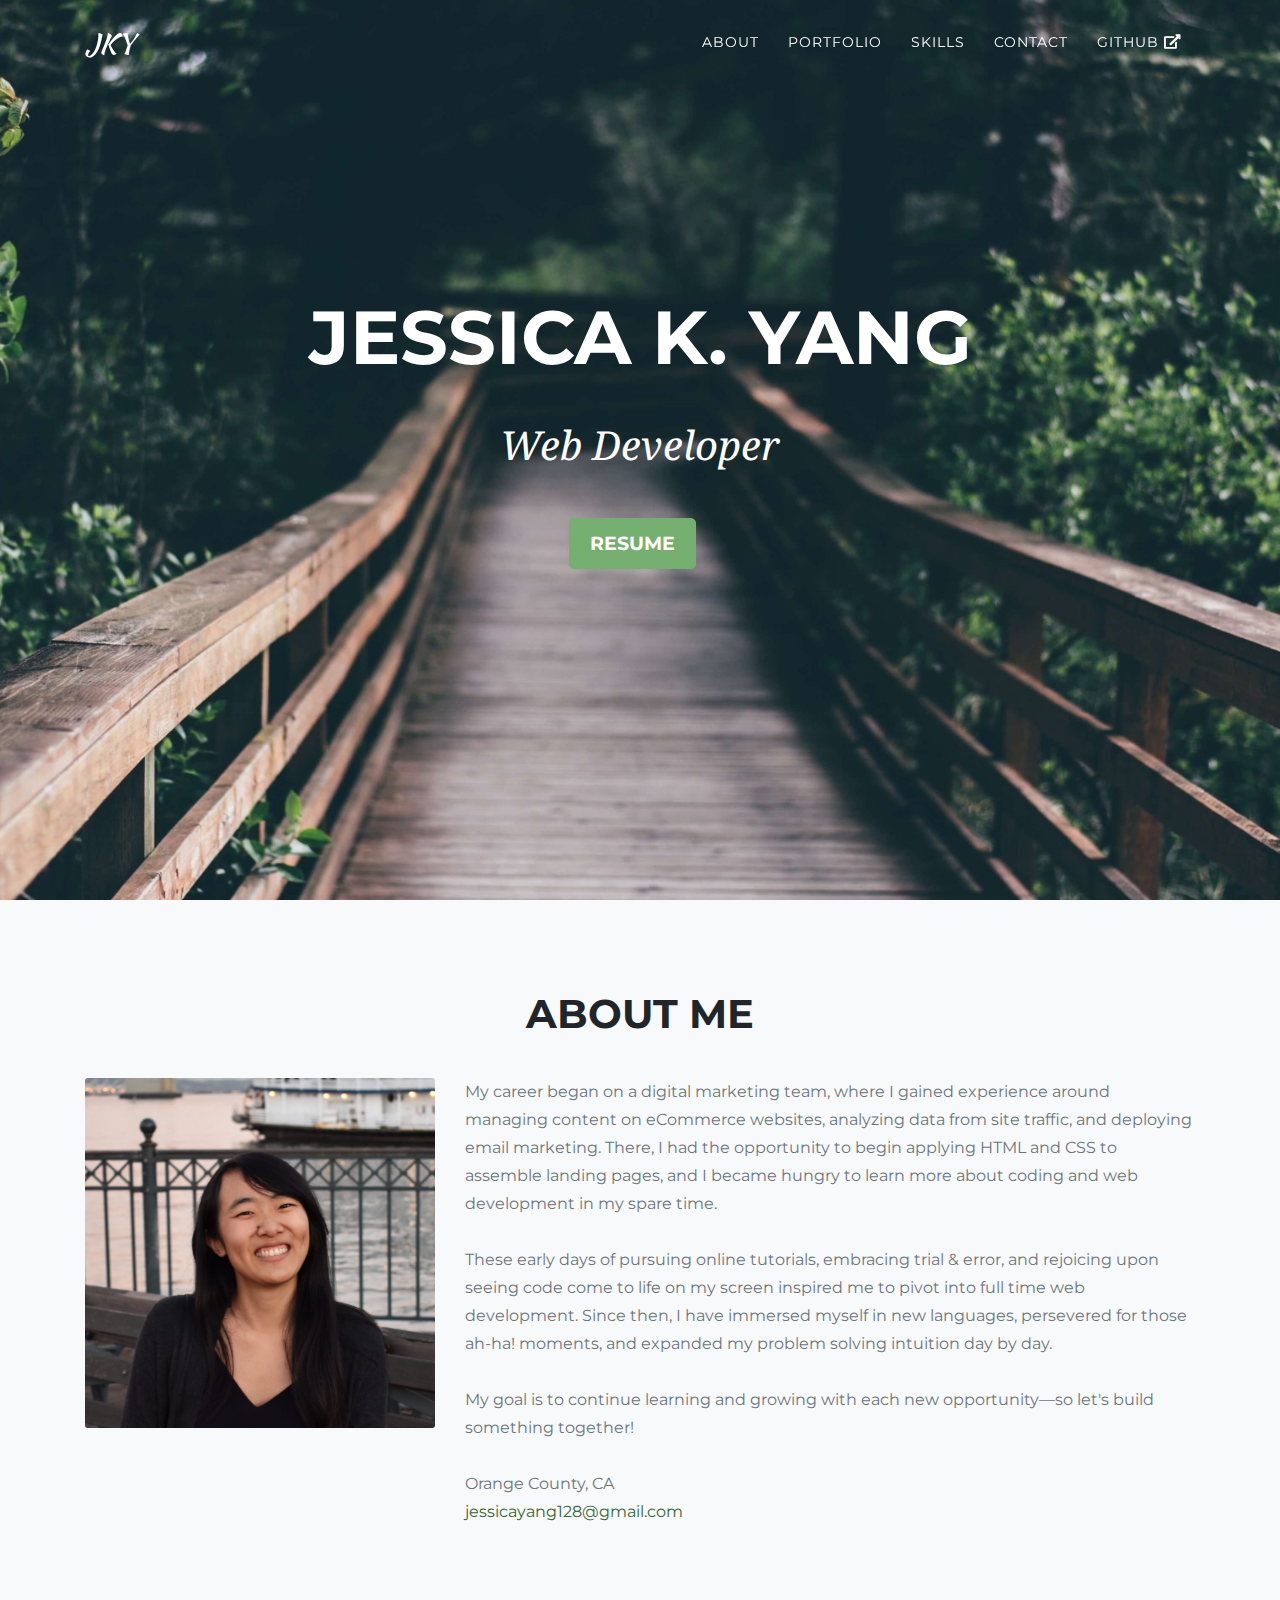
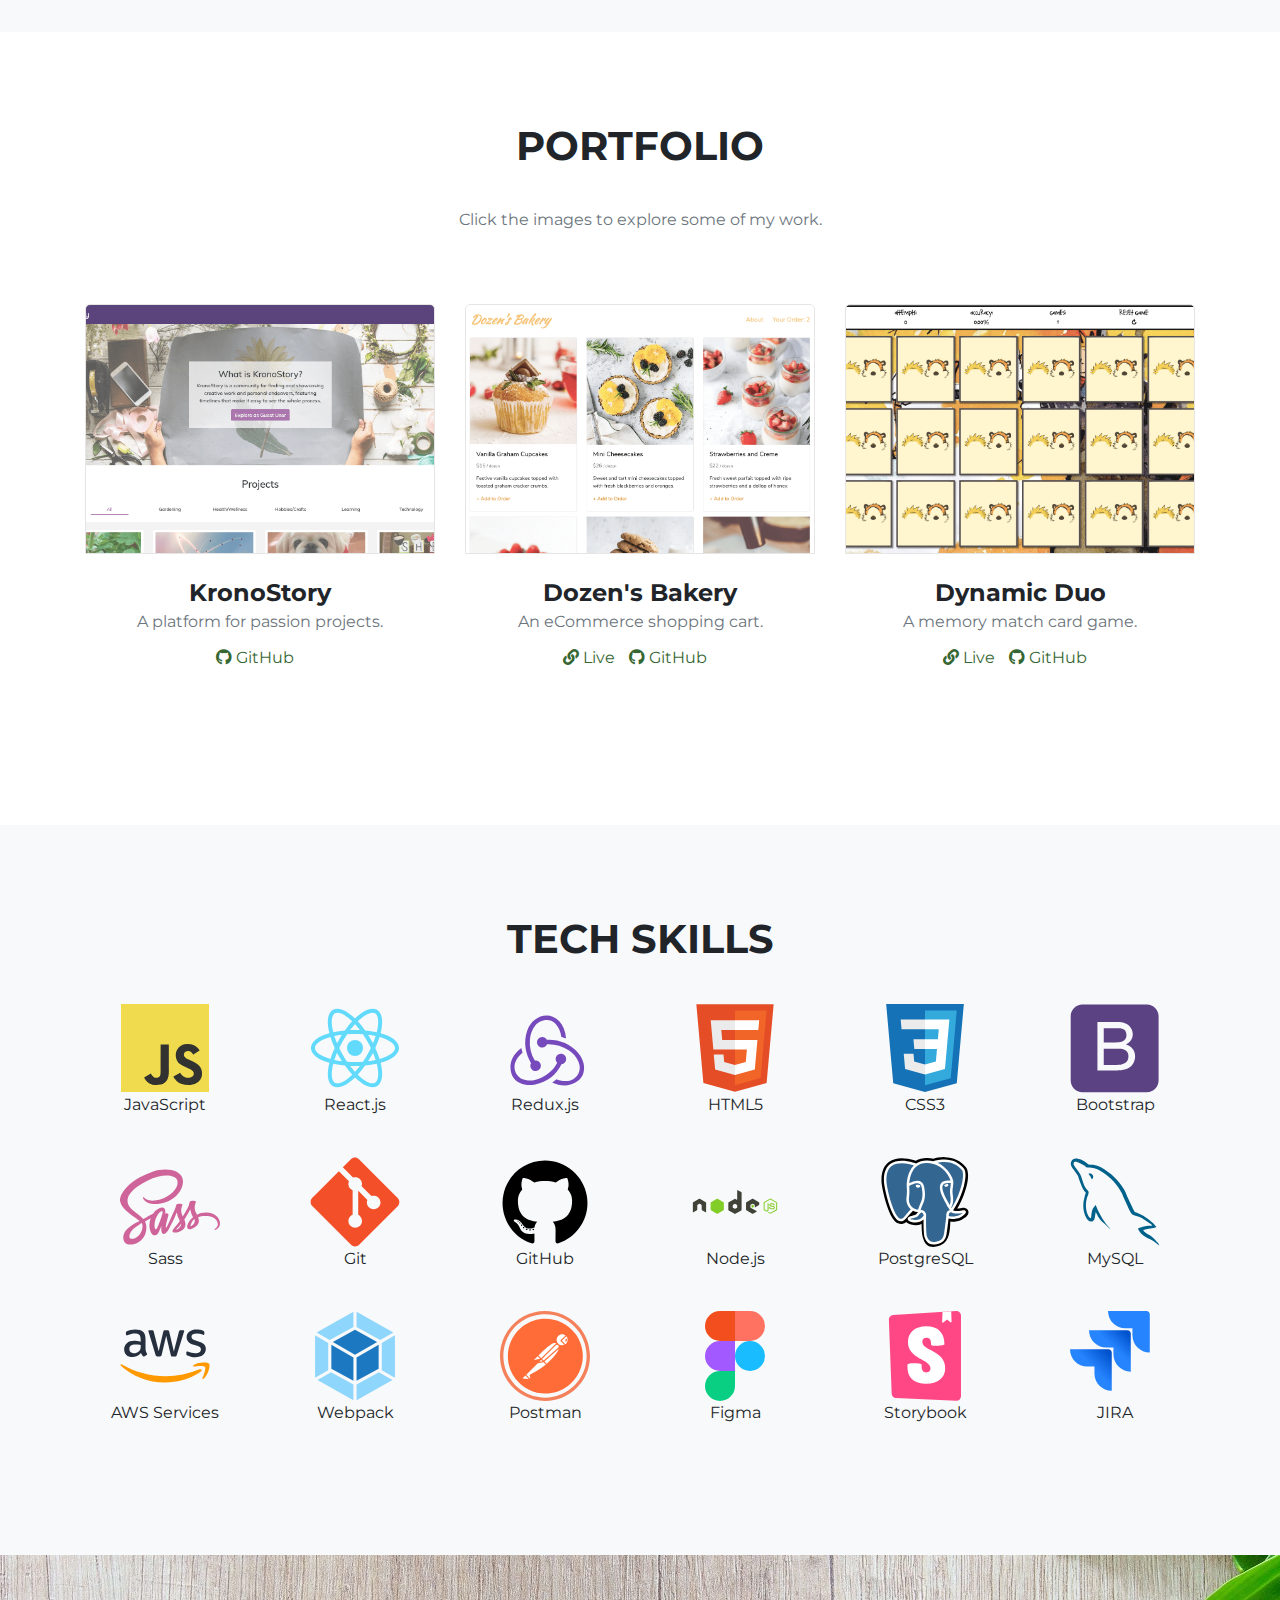
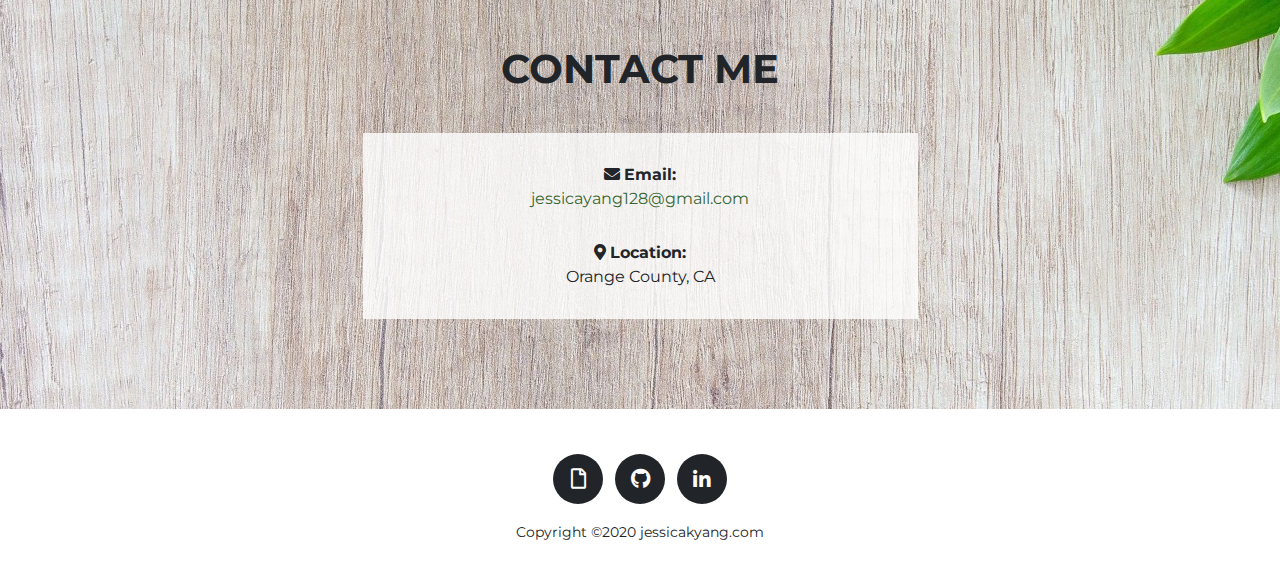
<file: index.html>
<!DOCTYPE html>
<html lang="en">

	<head>

	<meta charset="utf-8">
	<meta name="viewport" content="width=device-width, initial-scale=1, shrink-to-fit=no">
	<meta name="description" content="">
	<meta name="author" content="">
	<link rel="icon" type="image/png" href="img/about/leaf.png" />
	<title>Jessica K. Yang | Web Developer</title>

	<!-- Bootstrap core CSS -->
	<link href="vendor/bootstrap/css/bootstrap.min.css" rel="stylesheet">

	<!-- Custom fonts for this template -->
	<link href="vendor/fontawesome-free/css/all.min.css" rel="stylesheet" type="text/css">
	<link href="https://fonts.googleapis.com/css?family=Montserrat:400,700" rel="stylesheet" type="text/css">
	<link href='https://fonts.googleapis.com/css?family=Kaushan+Script' rel='stylesheet' type='text/css'>
	<link href='https://fonts.googleapis.com/css?family=Droid+Serif:400,700,400italic,700italic' rel='stylesheet' type='text/css'>
	<link href='https://fonts.googleapis.com/css?family=Roboto+Slab:400,100,300,700' rel='stylesheet' type='text/css'>

	<!-- Custom styles for this template -->
	<link href="css/styles.css" rel="stylesheet">

	</head>

	<body id="page-top">

	<!-- Navigation -->
	<nav class="navbar navbar-expand-lg navbar-dark fixed-top" id="mainNav">
		<div class="container">
		<a class="navbar-brand js-scroll-trigger" href="#page-top">JKY</a>
		<button class="navbar-toggler navbar-toggler-right" type="button" data-toggle="collapse" data-target="#navbarResponsive" aria-controls="navbarResponsive" aria-expanded="false" aria-label="Toggle navigation">
			Menu
			<i class="fas fa-bars"></i>
		</button>
		<div class="collapse navbar-collapse" id="navbarResponsive">
			<ul class="navbar-nav text-uppercase ml-auto">
			<li class="nav-item">
				<a class="nav-link js-scroll-trigger" href="#services">About</a>
			</li>
			<li class="nav-item">
				<a class="nav-link js-scroll-trigger" href="#portfolio">Portfolio</a>
			</li>
			<li class="nav-item">
				<a class="nav-link js-scroll-trigger" href="#team">Skills</a>
			</li>
			<li class="nav-item">
				<a class="nav-link js-scroll-trigger" href="#contact">Contact</a>
			</li>
			<li class="nav-item">
				<a class="nav-link" href="https://github.com/jyang128" target="_blank">GitHub <i class="fas fa-external-link-alt"></i></a>
			</li>
			</ul>
		</div>
		</div>
	</nav>

	<!-- Header -->
	<header class="masthead">
		<div class="container">
			<div class="intro-text">
			<div class="intro-heading text-uppercase">Jessica K. Yang</div>
			<div class="intro-lead-in">Web Developer</div>
			<div class="intro-cta">
					<a class="nav-link" href="./jessica-k-yang.pdf" target="_blank"><button class="btn-intro">RESUME</button></a>
			</div>
			</div>
		</div>
	</header>

	<!-- About Me (old: Services) -->
	<section id="services" class="bg-light">
		<div class="container">
		<div class="row">
			<div class="col-lg-12 text-center">
			<h2 class="section-heading text-uppercase">About Me</h2>
			</div>
		</div>
		<div class="row text-center">
			<div class="col-md-4">
				<div class="my-photo">
					<img src="./img/about/headshot.jpg" alt="headshot" >
				</div>
			</div>
			<div class="col-md-8">
				<p class="text-muted my-story">My career began on a digital marketing team, where I gained experience around managing content on eCommerce websites, analyzing data from site traffic, and deploying email marketing.  There, I had the opportunity to begin applying HTML and CSS to assemble landing pages, and I became hungry to learn more about coding and web development in my spare time.<br/><br/>These early days of pursuing online tutorials, embracing trial & error, and rejoicing upon seeing code come to life on my screen inspired me to pivot into full time web development.  Since then, I have immersed myself in new languages, persevered for those ah-ha! moments, and expanded my problem solving intuition day by day.<br/><br/>My goal is to continue learning and growing with each new opportunity&mdash;so let's build something together!<br/><br/>Orange County, CA<br/>
					<a href="mailto:jessicayang128@gmail.com">jessicayang128@gmail.com</a></p>
			</div>
		</div>
		</div>
	</section>

	<!-- Portfolio Grid -->
	<section id="portfolio">
		<div class="container">
		<div class="row">
			<div class="col-lg-12 text-center">
			<h2 class="section-heading text-uppercase">Portfolio</h2>
			<h3 class="section-subheading text-muted">Click the images to explore some of my work.</h3>
			</div>
		</div>
		<div class="row">
			<div class="col-12 col-lg-4 portfolio-item">
			<a class="portfolio-link" data-toggle="modal" href="#portfolioModal1">
				<div class="portfolio-hover">
				<div class="portfolio-hover-content">
					<i class="fas fa-search fa-3x"></i>
				</div>
				</div>
				<div class="my-project one"></div>
			</a>
			<div class="portfolio-caption">
				<h4>KronoStory</h4>
				<p class="text-muted">A platform for passion projects.</p>
				<div class="my-icon-row">
					<!-- <a href="https://kronostory.com/" target="_blank">
						<i class="fas fa-link"></i> Live
					</a> -->
					<a href="https://github.com/jyang128/kronostory" target="_blank">
						<i class="fab fa-github"></i> GitHub
					</a>
				</div>	
			</div>
			</div>
			<div class="col-12 col-lg-4 portfolio-item">
			<a class="portfolio-link" data-toggle="modal" href="#portfolioModal2">
				<div class="portfolio-hover">
				<div class="portfolio-hover-content">
					<i class="fas fa-search fa-3x"></i>
				</div>
				</div>
				<div class="my-project two"></div>
			</a>
			<div class="portfolio-caption">
				<h4>Dozen's Bakery</h4>
				<p class="text-muted">An eCommerce shopping cart.</p>
				<div class="my-icon-row">
					<a href="https://dozens-node.jessicakyang.com/" target="_blank">
						<i class="fas fa-link"></i> Live
					</a>
					<a href="https://github.com/jyang128/dozens-bakery-node" target="_blank">
						<i class="fab fa-github"></i> GitHub
					</a>
				</div>	
			</div>
			</div>
			<div class="col-12 col-lg-4 portfolio-item">
			<a class="portfolio-link" data-toggle="modal" href="#portfolioModal3">
				<div class="portfolio-hover">
				<div class="portfolio-hover-content">
					<i class="fas fa-search fa-3x"></i>
				</div>
				</div>
				<div class="my-project three"></div>
			</a>
			<div class="portfolio-caption">
				<h4>Dynamic Duo</h4>
				<p class="text-muted">A memory match card game.</p>
				<div class="my-icon-row">
					<a href="https://match.jessicakyang.com/" target="_blank">
						<i class="fas fa-link"></i> Live
					</a>
					<a href="https://github.com/jyang128/dynamic-duo" target="_blank">
						<i class="fab fa-github"></i> GitHub
					</a>
				</div>	
			</div>
			</div>
		</div>
		</div>
	</section>

	<!-- Skills (old: Team) -->
	<section id="team" class="bg-light">
		<div class="container">
		<div class="row">
			<div class="col-lg-12 text-center">
			<h2 class="section-heading text-uppercase">Tech Skills</h2>
			</div>
		</div>
		<div class="row my-skills-icon-row">
			<div class="col-md-2 col-6">
				<div class="my-skills-icons">
					<img src="img/skills/javascript.svg" alt="javascript">
				</div>
				<div class="text-center">JavaScript</div>
			</div>
			<div class="col-md-2 col-6">
				<div class="my-skills-icons">
					<img src="img/skills/react.svg" alt="react">
				</div>
				<div class="text-center">React.js</div>
			</div>
			<div class="col-md-2 col-6">
				<div class="my-skills-icons">
					<img src="img/skills/redux.svg" alt="redux">
				</div>
				<div class="text-center">Redux.js</div>
			</div>
			<div class="col-md-2 col-6">
				<div class="my-skills-icons">
					<img src="img/skills/html.svg" alt="html">
				</div>
				<div class="text-center">HTML5</div>
			</div>
			<div class="col-md-2 col-6">
				<div class="my-skills-icons">
					<img src="img/skills/css.svg" alt="css">
				</div>
				<div class="text-center">CSS3</div>
			</div>
			<div class="col-md-2 col-6">
				<div class="my-skills-icons">
					<img src="img/skills/bootstrap.svg" alt="bootstrap">
				</div>
				<div class="text-center">Bootstrap</div>
			</div>
			<div class="col-md-2 col-6">
				<div class="my-skills-icons">
					<img src="img/skills/sass.svg" alt="sass">
				</div>
				<div class="text-center">Sass</div>
			</div>
			<div class="col-md-2 col-6">
				<div class="my-skills-icons">
					<img src="img/skills/git.svg" alt="git">
				</div>
				<div class="text-center">Git</div>
			</div>
			<div class="col-md-2 col-6">
				<div class="my-skills-icons">
					<img src="img/skills/github.svg" alt="github">
				</div>
				<div class="text-center">GitHub</div>
			</div>
			<div class="col-md-2 col-6">
				<div class="my-skills-icons">
					<img src="img/skills/node.svg" alt="node">
				</div>
				<div class="text-center">Node.js</div>
			</div>
			<div class="col-md-2 col-6">
				<div class="my-skills-icons">
					<img src="img/skills/postgresql.svg" alt="postgresql.svg">
				</div>
				<div class="text-center">PostgreSQL</div>
			</div>
			<div class="col-md-2 col-6">
				<div class="my-skills-icons">
					<img src="img/skills/mysql.svg" alt="mysql">
				</div>
				<div class="text-center">MySQL</div>
			</div>
			<div class="col-md-2 col-6">
				<div class="my-skills-icons">
					<img src="img/skills/aws.svg" alt="aws">
				</div>
				<div class="text-center">AWS Services</div>
			</div>
			<div class="col-md-2 col-6">
				<div class="my-skills-icons">
					<img src="img/skills/webpack.svg" alt="webpack">
				</div>
				<div class="text-center">Webpack</div>
			</div>
			<div class="col-md-2 col-6">
				<div class="my-skills-icons">
					<img src="img/skills/postman.svg" alt="postman">
				</div>
				<div class="text-center">Postman</div>
			</div>
			<div class="col-md-2 col-6">
				<div class="my-skills-icons">
					<img src="img/skills/figma.svg" alt="figma">
				</div>
				<div class="text-center">Figma</div>
			</div>
			<div class="col-md-2 col-6">
				<div class="my-skills-icons">
					<img src="img/skills/storybook.svg" alt="storybook.svg">
				</div>
				<div class="text-center">Storybook</div>
			</div>
			<div class="col-md-2 col-6">
				<div class="my-skills-icons">
					<img src="img/skills/jira.svg" alt="jira">
				</div>
				<div class="text-center">JIRA</div>
			</div>
		</div>
		</div>
	</section>

	<!-- Contact -->
	<section id="contact">
		<div class="container">
		<div class="row">
			<div class="col-lg-12 text-center">
			<h2 class="section-heading text-uppercase">Contact Me</h2>
			</div>
		</div>
		<div class="row">
			<div class="col-lg-12 contact-card-container">
				<div class="row">
					<div class="col-12 col-md-8 offset-md-2 col-lg-6 offset-lg-3 my-contact-info text-center" >
						<div class="contact-icon"><i class="fas fa-envelope"></i>  <strong>Email:</strong></div>
						<div><a href="mailto:jessicayang128@gmail.com">jessicayang128@gmail.com</a>
						</div>
					</div>
					<div class="col-12 col-md-8 offset-md-2 col-lg-6 offset-lg-3 my-contact-info text-center" >
						<div class="contact-icon"><i class="fas fa-map-marker-alt"></i>  <strong>Location:</strong></div>
						<div>Orange County, CA</div>
					</div>
				</div>
			</div>
		</div>
		</div>
	</section>

	<!-- Footer -->
	<footer>
		<div class="container">
		<div class="row">
			<div class="col-md-4 offset-md-4">
			<ul class="list-inline social-buttons">
				<li class="list-inline-item">
				<a href="./jessica-k-yang.pdf" target="_blank">
					<i class="far fa-file"></i>
				</a>
				</li>
				<li class="list-inline-item">
				<a href="https://github.com/jyang128" target="_blank">
					<i class="fab fa-github"></i>
				</a>
				</li>
				<li class="list-inline-item">
				<a href="https://www.linkedin.com/in/jessicakyang" target="_blank">
					<i class="fab fa-linkedin-in"></i>
				</a>
				</li>
			</ul>
			</div>
			<div class="col-md-8 offset-md-2 py-2">
				<span class="copyright">Copyright &copy;2020 jessicakyang.com</span>
			</div>
		</div>
		</div>
	</footer>

	<!-- Portfolio Modals -->

	<!-- Modal 1 -->
	<div class="portfolio-modal modal fade" id="portfolioModal1" tabindex="-1" role="dialog" aria-hidden="true">
		<div class="modal-dialog">
		<div class="modal-content">
			<div class="close-modal" data-dismiss="modal">
			<div class="lr">
				<div class="rl"></div>
			</div>
			</div>
			<div class="container">
			<div class="row">
				<div class="col-lg-10 mx-auto">
				<div class="modal-body">
					<!-- Project Details Go Here -->
					<h2 class="text-uppercase">KronoStory</h2>
					<p class="item-intro text-muted">A platform for passion projects.</p>
					<div class="my-icon-row">
						<!-- <a href="https://kronostory.com" target="_blank">
							<i class="fas fa-link"></i> Live
						</a> -->
						<a href="https://github.com/jyang128/kronostory" target="_blank">
							<i class="fab fa-github"></i> GitHub
						</a>
					</div>
					<img class="img-fluid d-block mx-auto" src="img/portfolio/kronostory-home.png" alt="kronostory">
					<div class="project-overview">
						<h5>Overview</h5>
						<p>KronoStory is a community platform for finding and showcasing creative work and personal endeavors, featuring timelines that make it easy to see the whole process. Users can sign up and log in to share their projects. They can add text and images, update their projects, and delete their content. Visitors to the site can filter content by categories and view user profiles.</p>
					</div>
					<div class="technical-details">
						<h5>Technical Details</h5>
						<p>Utilized <strong>JavaScript</strong> with <strong>React.js</strong> to build the appication's front end UI. Also learned <strong>React Router</strong> and <strong>Axios</strong> to ensure proper page routing and to send/retrieve data from endpoints. Back-end built with <strong>PHP</strong> to make queries that save project content in a <strong>MySQL</strong> database. Project features custom <strong>CSS3</strong> and <strong>Bootstrap 4</strong> for a responsive layout.  All code, data, and user-generated content are hosted on an <strong>AWS EC2</strong> server.</p>
					</div>
					<button class="btn btn-primary" data-dismiss="modal" type="button">
					<i class="fas fa-times"></i>
					Close Project</button>
				</div>
				</div>
			</div>
			</div>
		</div>
		</div>
	</div>

	<!-- Modal 2 -->
	<div class="portfolio-modal modal fade" id="portfolioModal2" tabindex="-1" role="dialog" aria-hidden="true">
		<div class="modal-dialog">
		<div class="modal-content">
			<div class="close-modal" data-dismiss="modal">
			<div class="lr">
				<div class="rl"></div>
			</div>
			</div>
			<div class="container">
			<div class="row">
				<div class="col-lg-10 mx-auto">
				<div class="modal-body">
					<!-- Project Details Go Here -->
					<h2 class="text-uppercase">Dozen's Bakery</h2>
					<p class="item-intro text-muted">An online storefront for a bakery (demo only).</p>
					<div class="my-icon-row">
						<a href="https://dozens-node.jessicakyang.com/" target="_blank">
							<i class="fas fa-link"></i> Live
						</a>
						<a href="https://github.com/jyang128/dozens-bakery-node" target="_blank">
							<i class="fab fa-github"></i> GitHub
						</a>
					</div>
					<img class="img-fluid d-block mx-auto" src="img/portfolio/dozens-bakery-node.png" alt="dozens">
					<div class="project-overview">
						<h5>Overview</h5>
						<p>An online storefront for a bakery that sells treats by the dozen. Visitors can browse the site, add and remove treats from their cart, place an order, and view their confirmation/order summary.</p>
					</div>
					<div class="technical-details">
						<h5>Technical Details</h5>
						<p>Developed using <strong>JavaScript</strong> with <strong>React.js</strong> for a dynamic front end UI. Applied <strong>React Router</strong> for page routing and <strong>Fetch API</strong> to communicate product and order data with back-end. Utilized <strong>Node.js</strong> and a <strong>MySQL</strong> database to retrieve and deliver data to client. Also applied <strong>Bootstrap 4</strong> for a responsive, clean, and fluid user experience.</p>
					</div>
					<button class="btn btn-primary" data-dismiss="modal" type="button">
					<i class="fas fa-times"></i>
					Close Project</button>
				</div>
				</div>
			</div>
			</div>
		</div>
		</div>
	</div>

	<!-- Modal 3 -->
	<div class="portfolio-modal modal fade" id="portfolioModal3" tabindex="-1" role="dialog" aria-hidden="true">
		<div class="modal-dialog">
		<div class="modal-content">
			<div class="close-modal" data-dismiss="modal">
			<div class="lr">
				<div class="rl"></div>
			</div>
			</div>
			<div class="container">
			<div class="row">
				<div class="col-lg-10 mx-auto">
				<div class="modal-body">
					<!-- Project Details Go Here -->
					<h2 class="text-uppercase">Dynamic Duo</h2>
					<p class="item-intro text-muted">A memory match game with Calvin & Hobbes theme.</p>
					<div class="my-icon-row">
						<a href="https://match.jessicakyang.com/" target="_blank">
							<i class="fas fa-link"></i> Live
						</a>
						<a href="https://github.com/jyang128/dynamic-duo" target="_blank">
							<i class="fab fa-github"></i> GitHub
						</a>
					</div>
					<img class="img-fluid d-block mx-auto" src="img/portfolio/match.png" alt="memory match">
					<div class="project-overview">
						<h5>Overview</h5>
						<p>A <em>Calvin and Hobbes</em> themed memory match card game with 18 randomized face-down cards. Click to flip cards and execute logic to check for matches and mismatches. Match all 9 pairs to win, and track your stats along the way.</p>
					</div>
					<div class="technical-details">
						<h5>Technical Details</h5>
						<p>Designed with pure <strong>HTML5/CSS3</strong> for structure, styling, and a responsive layout.  Utilized <strong>JavaScript</strong> and <strong>jQuery</strong> for DOM creation, to calculate statistics, and to enable card-revealing functionality.</p>
					</div>		
					<button class="btn btn-primary" data-dismiss="modal" type="button">
					<i class="fas fa-times"></i>
					Close Project</button>
				</div>
				</div>
			</div>
			</div>
		</div>
		</div>
	</div>

	<!-- Bootstrap core JavaScript -->
	<script src="vendor/jquery/jquery.min.js"></script>
	<script src="vendor/bootstrap/js/bootstrap.bundle.min.js"></script>

	<!-- Plugin JavaScript -->
	<script src="vendor/jquery-easing/jquery.easing.min.js"></script>

	<!-- Custom scripts for this template -->
	<script src="js/agency.min.js"></script>

	</body>

</html>
</file>
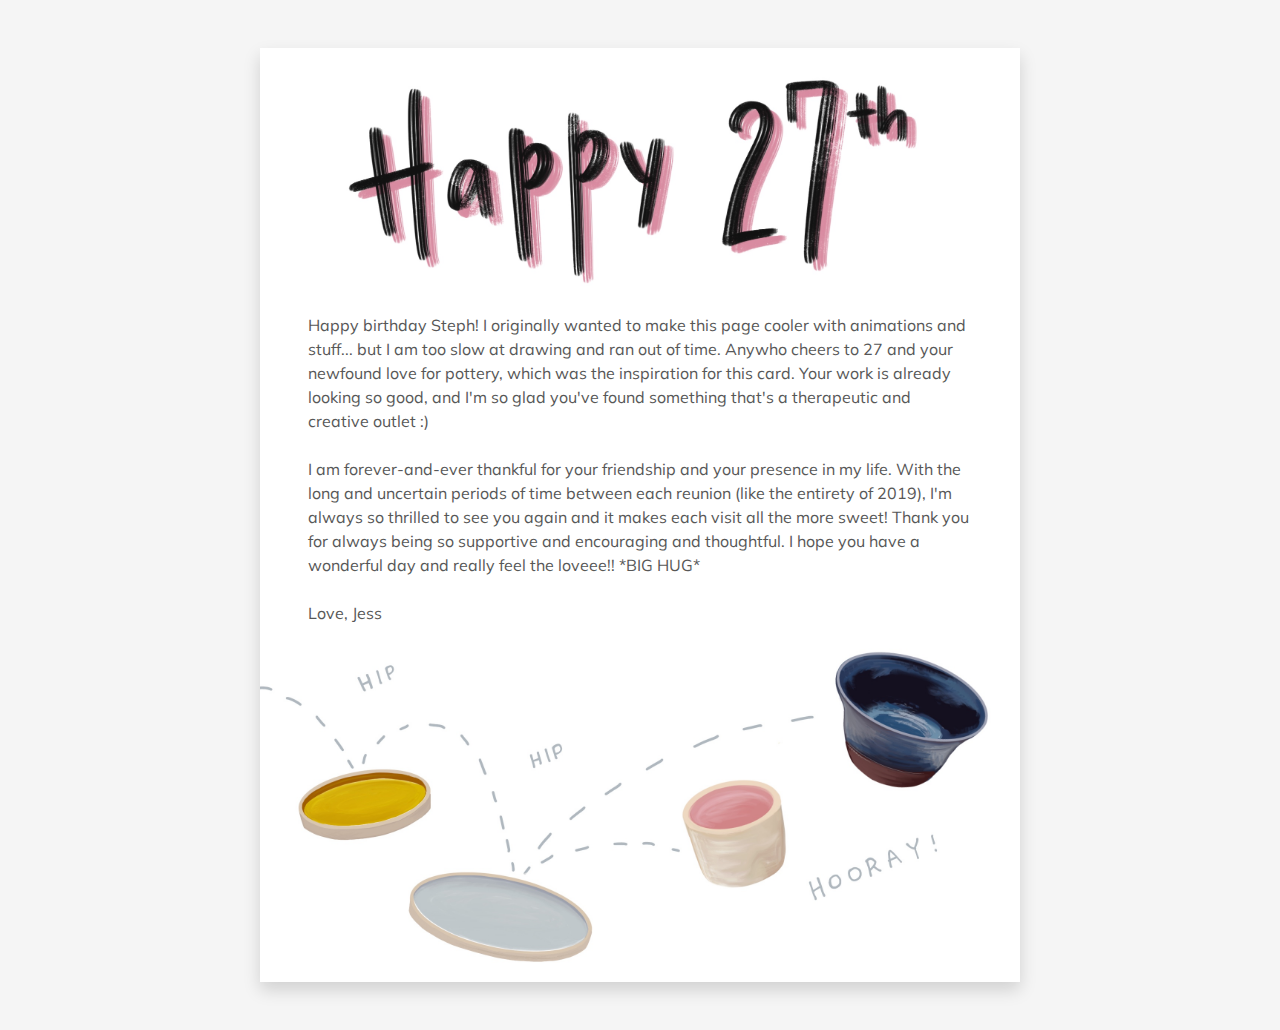
<file: hbdsteph/index.html>
<!DOCTYPE html>
<html lang="en">
<head>
	<meta charset="UTF-8">
	<meta name="viewport" content="width=device-width, initial-scale=1.0">
	<meta http-equiv="X-UA-Compatible" content="ie=edge">
	<link rel="icon" type="image/png" href="bowl.png" />
	<title>HBD Steph</title>

	<link rel="stylesheet" href="https://stackpath.bootstrapcdn.com/bootstrap/4.3.1/css/bootstrap.min.css" integrity="sha384-ggOyR0iXCbMQv3Xipma34MD+dH/1fQ784/j6cY/iJTQUOhcWr7x9JvoRxT2MZw1T" crossorigin="anonymous">
	<link href="https://fonts.googleapis.com/css?family=Muli&display=swap" rel="stylesheet">
	<link href="styles.css" rel="stylesheet">

</head>
<body>
	<div class="container my-3 my-lg-5">
		<div class="row">
			<div class="col col-lg-8 offset-lg-2 shadow message p-0 mx-3 mx-lg-auto">
				<img src="hbd27.jpg"/>
				<div class="text px-5">
					Happy birthday Steph! I originally wanted to make this page cooler with animations and stuff... but I am too slow at drawing and ran out of time.  Anywho cheers to 27 and your newfound love for pottery, which was the inspiration for this card. Your work is already looking so good, and I'm so glad you've found something that's a therapeutic and creative outlet :)</br></br>
					I am forever-and-ever thankful for your friendship and your presence in my life. With the long and uncertain periods of time between each reunion (like the entirety of 2019), I'm always so thrilled to see you again and it makes each visit all the more sweet! Thank you for always being so supportive and encouraging and thoughtful. I hope you have a wonderful day and really feel the loveee!! *BIG HUG*
					</br></br>
					Love, Jess
				</div>
				<img src="pottery.jpg"/>
			</div>
		</div>
	</div>
</body>
</html>
</file>
<file: hbdsteph/styles.css>
body {
  padding: 0;
  margin: 0;
  background-color: #f5f5f5;
  font-family: 'Muli';
  color: #575757;
}

.shadow {
  box-shadow: 0 .5rem 1rem rgba(0, 0, 0, 0.2);
}

.message img {
  max-width: 100%;
}

.text {
  min-height: 250px;
  background-color: white;
}
</file>
<file: vendor/fontawesome-free/css/all.min.css>
/*!
 * Font Awesome Free 5.3.1 by @fontawesome - https://fontawesome.com
 * License - https://fontawesome.com/license/free (Icons: CC BY 4.0, Fonts: SIL OFL 1.1, Code: MIT License)
 */
.fa,.fab,.fal,.far,.fas{-moz-osx-font-smoothing:grayscale;-webkit-font-smoothing:antialiased;display:inline-block;font-style:normal;font-variant:normal;text-rendering:auto;line-height:1}.fa-lg{font-size:1.33333em;line-height:.75em;vertical-align:-.0667em}.fa-xs{font-size:.75em}.fa-sm{font-size:.875em}.fa-1x{font-size:1em}.fa-2x{font-size:2em}.fa-3x{font-size:3em}.fa-4x{font-size:4em}.fa-5x{font-size:5em}.fa-6x{font-size:6em}.fa-7x{font-size:7em}.fa-8x{font-size:8em}.fa-9x{font-size:9em}.fa-10x{font-size:10em}.fa-fw{text-align:center;width:1.25em}.fa-ul{list-style-type:none;margin-left:2.5em;padding-left:0}.fa-ul>li{position:relative}.fa-li{left:-2em;position:absolute;text-align:center;width:2em;line-height:inherit}.fa-border{border:.08em solid #eee;border-radius:.1em;padding:.2em .25em .15em}.fa-pull-left{float:left}.fa-pull-right{float:right}.fa.fa-pull-left,.fab.fa-pull-left,.fal.fa-pull-left,.far.fa-pull-left,.fas.fa-pull-left{margin-right:.3em}.fa.fa-pull-right,.fab.fa-pull-right,.fal.fa-pull-right,.far.fa-pull-right,.fas.fa-pull-right{margin-left:.3em}.fa-spin{animation:fa-spin 2s infinite linear}.fa-pulse{animation:fa-spin 1s infinite steps(8)}@keyframes fa-spin{0%{transform:rotate(0deg)}to{transform:rotate(1turn)}}.fa-rotate-90{-ms-filter:"progid:DXImageTransform.Microsoft.BasicImage(rotation=1)";transform:rotate(90deg)}.fa-rotate-180{-ms-filter:"progid:DXImageTransform.Microsoft.BasicImage(rotation=2)";transform:rotate(180deg)}.fa-rotate-270{-ms-filter:"progid:DXImageTransform.Microsoft.BasicImage(rotation=3)";transform:rotate(270deg)}.fa-flip-horizontal{-ms-filter:"progid:DXImageTransform.Microsoft.BasicImage(rotation=0, mirror=1)";transform:scaleX(-1)}.fa-flip-vertical{transform:scaleY(-1)}.fa-flip-horizontal.fa-flip-vertical,.fa-flip-vertical{-ms-filter:"progid:DXImageTransform.Microsoft.BasicImage(rotation=2, mirror=1)"}.fa-flip-horizontal.fa-flip-vertical{transform:scale(-1)}:root .fa-flip-horizontal,:root .fa-flip-vertical,:root .fa-rotate-90,:root .fa-rotate-180,:root .fa-rotate-270{-webkit-filter:none;filter:none}.fa-stack{display:inline-block;height:2em;line-height:2em;position:relative;vertical-align:middle;width:2em}.fa-stack-1x,.fa-stack-2x{left:0;position:absolute;text-align:center;width:100%}.fa-stack-1x{line-height:inherit}.fa-stack-2x{font-size:2em}.fa-inverse{color:#fff}.fa-500px:before{content:"\f26e"}.fa-accessible-icon:before{content:"\f368"}.fa-accusoft:before{content:"\f369"}.fa-ad:before{content:"\f641"}.fa-address-book:before{content:"\f2b9"}.fa-address-card:before{content:"\f2bb"}.fa-adjust:before{content:"\f042"}.fa-adn:before{content:"\f170"}.fa-adversal:before{content:"\f36a"}.fa-affiliatetheme:before{content:"\f36b"}.fa-air-freshener:before{content:"\f5d0"}.fa-algolia:before{content:"\f36c"}.fa-align-center:before{content:"\f037"}.fa-align-justify:before{content:"\f039"}.fa-align-left:before{content:"\f036"}.fa-align-right:before{content:"\f038"}.fa-alipay:before{content:"\f642"}.fa-allergies:before{content:"\f461"}.fa-amazon:before{content:"\f270"}.fa-amazon-pay:before{content:"\f42c"}.fa-ambulance:before{content:"\f0f9"}.fa-american-sign-language-interpreting:before{content:"\f2a3"}.fa-amilia:before{content:"\f36d"}.fa-anchor:before{content:"\f13d"}.fa-android:before{content:"\f17b"}.fa-angellist:before{content:"\f209"}.fa-angle-double-down:before{content:"\f103"}.fa-angle-double-left:before{content:"\f100"}.fa-angle-double-right:before{content:"\f101"}.fa-angle-double-up:before{content:"\f102"}.fa-angle-down:before{content:"\f107"}.fa-angle-left:before{content:"\f104"}.fa-angle-right:before{content:"\f105"}.fa-angle-up:before{content:"\f106"}.fa-angry:before{content:"\f556"}.fa-angrycreative:before{content:"\f36e"}.fa-angular:before{content:"\f420"}.fa-ankh:before{content:"\f644"}.fa-app-store:before{content:"\f36f"}.fa-app-store-ios:before{content:"\f370"}.fa-apper:before{content:"\f371"}.fa-apple:before{content:"\f179"}.fa-apple-alt:before{content:"\f5d1"}.fa-apple-pay:before{content:"\f415"}.fa-archive:before{content:"\f187"}.fa-archway:before{content:"\f557"}.fa-arrow-alt-circle-down:before{content:"\f358"}.fa-arrow-alt-circle-left:before{content:"\f359"}.fa-arrow-alt-circle-right:before{content:"\f35a"}.fa-arrow-alt-circle-up:before{content:"\f35b"}.fa-arrow-circle-down:before{content:"\f0ab"}.fa-arrow-circle-left:before{content:"\f0a8"}.fa-arrow-circle-right:before{content:"\f0a9"}.fa-arrow-circle-up:before{content:"\f0aa"}.fa-arrow-down:before{content:"\f063"}.fa-arrow-left:before{content:"\f060"}.fa-arrow-right:before{content:"\f061"}.fa-arrow-up:before{content:"\f062"}.fa-arrows-alt:before{content:"\f0b2"}.fa-arrows-alt-h:before{content:"\f337"}.fa-arrows-alt-v:before{content:"\f338"}.fa-assistive-listening-systems:before{content:"\f2a2"}.fa-asterisk:before{content:"\f069"}.fa-asymmetrik:before{content:"\f372"}.fa-at:before{content:"\f1fa"}.fa-atlas:before{content:"\f558"}.fa-atom:before{content:"\f5d2"}.fa-audible:before{content:"\f373"}.fa-audio-description:before{content:"\f29e"}.fa-autoprefixer:before{content:"\f41c"}.fa-avianex:before{content:"\f374"}.fa-aviato:before{content:"\f421"}.fa-award:before{content:"\f559"}.fa-aws:before{content:"\f375"}.fa-backspace:before{content:"\f55a"}.fa-backward:before{content:"\f04a"}.fa-balance-scale:before{content:"\f24e"}.fa-ban:before{content:"\f05e"}.fa-band-aid:before{content:"\f462"}.fa-bandcamp:before{content:"\f2d5"}.fa-barcode:before{content:"\f02a"}.fa-bars:before{content:"\f0c9"}.fa-baseball-ball:before{content:"\f433"}.fa-basketball-ball:before{content:"\f434"}.fa-bath:before{content:"\f2cd"}.fa-battery-empty:before{content:"\f244"}.fa-battery-full:before{content:"\f240"}.fa-battery-half:before{content:"\f242"}.fa-battery-quarter:before{content:"\f243"}.fa-battery-three-quarters:before{content:"\f241"}.fa-bed:before{content:"\f236"}.fa-beer:before{content:"\f0fc"}.fa-behance:before{content:"\f1b4"}.fa-behance-square:before{content:"\f1b5"}.fa-bell:before{content:"\f0f3"}.fa-bell-slash:before{content:"\f1f6"}.fa-bezier-curve:before{content:"\f55b"}.fa-bible:before{content:"\f647"}.fa-bicycle:before{content:"\f206"}.fa-bimobject:before{content:"\f378"}.fa-binoculars:before{content:"\f1e5"}.fa-birthday-cake:before{content:"\f1fd"}.fa-bitbucket:before{content:"\f171"}.fa-bitcoin:before{content:"\f379"}.fa-bity:before{content:"\f37a"}.fa-black-tie:before{content:"\f27e"}.fa-blackberry:before{content:"\f37b"}.fa-blender:before{content:"\f517"}.fa-blind:before{content:"\f29d"}.fa-blogger:before{content:"\f37c"}.fa-blogger-b:before{content:"\f37d"}.fa-bluetooth:before{content:"\f293"}.fa-bluetooth-b:before{content:"\f294"}.fa-bold:before{content:"\f032"}.fa-bolt:before{content:"\f0e7"}.fa-bomb:before{content:"\f1e2"}.fa-bone:before{content:"\f5d7"}.fa-bong:before{content:"\f55c"}.fa-book:before{content:"\f02d"}.fa-book-open:before{content:"\f518"}.fa-book-reader:before{content:"\f5da"}.fa-bookmark:before{content:"\f02e"}.fa-bowling-ball:before{content:"\f436"}.fa-box:before{content:"\f466"}.fa-box-open:before{content:"\f49e"}.fa-boxes:before{content:"\f468"}.fa-braille:before{content:"\f2a1"}.fa-brain:before{content:"\f5dc"}.fa-briefcase:before{content:"\f0b1"}.fa-briefcase-medical:before{content:"\f469"}.fa-broadcast-tower:before{content:"\f519"}.fa-broom:before{content:"\f51a"}.fa-brush:before{content:"\f55d"}.fa-btc:before{content:"\f15a"}.fa-bug:before{content:"\f188"}.fa-building:before{content:"\f1ad"}.fa-bullhorn:before{content:"\f0a1"}.fa-bullseye:before{content:"\f140"}.fa-burn:before{content:"\f46a"}.fa-buromobelexperte:before{content:"\f37f"}.fa-bus:before{content:"\f207"}.fa-bus-alt:before{content:"\f55e"}.fa-business-time:before{content:"\f64a"}.fa-buysellads:before{content:"\f20d"}.fa-calculator:before{content:"\f1ec"}.fa-calendar:before{content:"\f133"}.fa-calendar-alt:before{content:"\f073"}.fa-calendar-check:before{content:"\f274"}.fa-calendar-minus:before{content:"\f272"}.fa-calendar-plus:before{content:"\f271"}.fa-calendar-times:before{content:"\f273"}.fa-camera:before{content:"\f030"}.fa-camera-retro:before{content:"\f083"}.fa-cannabis:before{content:"\f55f"}.fa-capsules:before{content:"\f46b"}.fa-car:before{content:"\f1b9"}.fa-car-alt:before{content:"\f5de"}.fa-car-battery:before{content:"\f5df"}.fa-car-crash:before{content:"\f5e1"}.fa-car-side:before{content:"\f5e4"}.fa-caret-down:before{content:"\f0d7"}.fa-caret-left:before{content:"\f0d9"}.fa-caret-right:before{content:"\f0da"}.fa-caret-square-down:before{content:"\f150"}.fa-caret-square-left:before{content:"\f191"}.fa-caret-square-right:before{content:"\f152"}.fa-caret-square-up:before{content:"\f151"}.fa-caret-up:before{content:"\f0d8"}.fa-cart-arrow-down:before{content:"\f218"}.fa-cart-plus:before{content:"\f217"}.fa-cc-amazon-pay:before{content:"\f42d"}.fa-cc-amex:before{content:"\f1f3"}.fa-cc-apple-pay:before{content:"\f416"}.fa-cc-diners-club:before{content:"\f24c"}.fa-cc-discover:before{content:"\f1f2"}.fa-cc-jcb:before{content:"\f24b"}.fa-cc-mastercard:before{content:"\f1f1"}.fa-cc-paypal:before{content:"\f1f4"}.fa-cc-stripe:before{content:"\f1f5"}.fa-cc-visa:before{content:"\f1f0"}.fa-centercode:before{content:"\f380"}.fa-certificate:before{content:"\f0a3"}.fa-chalkboard:before{content:"\f51b"}.fa-chalkboard-teacher:before{content:"\f51c"}.fa-charging-station:before{content:"\f5e7"}.fa-chart-area:before{content:"\f1fe"}.fa-chart-bar:before{content:"\f080"}.fa-chart-line:before{content:"\f201"}.fa-chart-pie:before{content:"\f200"}.fa-check:before{content:"\f00c"}.fa-check-circle:before{content:"\f058"}.fa-check-double:before{content:"\f560"}.fa-check-square:before{content:"\f14a"}.fa-chess:before{content:"\f439"}.fa-chess-bishop:before{content:"\f43a"}.fa-chess-board:before{content:"\f43c"}.fa-chess-king:before{content:"\f43f"}.fa-chess-knight:before{content:"\f441"}.fa-chess-pawn:before{content:"\f443"}.fa-chess-queen:before{content:"\f445"}.fa-chess-rook:before{content:"\f447"}.fa-chevron-circle-down:before{content:"\f13a"}.fa-chevron-circle-left:before{content:"\f137"}.fa-chevron-circle-right:before{content:"\f138"}.fa-chevron-circle-up:before{content:"\f139"}.fa-chevron-down:before{content:"\f078"}.fa-chevron-left:before{content:"\f053"}.fa-chevron-right:before{content:"\f054"}.fa-chevron-up:before{content:"\f077"}.fa-child:before{content:"\f1ae"}.fa-chrome:before{content:"\f268"}.fa-church:before{content:"\f51d"}.fa-circle:before{content:"\f111"}.fa-circle-notch:before{content:"\f1ce"}.fa-city:before{content:"\f64f"}.fa-clipboard:before{content:"\f328"}.fa-clipboard-check:before{content:"\f46c"}.fa-clipboard-list:before{content:"\f46d"}.fa-clock:before{content:"\f017"}.fa-clone:before{content:"\f24d"}.fa-closed-captioning:before{content:"\f20a"}.fa-cloud:before{content:"\f0c2"}.fa-cloud-download-alt:before{content:"\f381"}.fa-cloud-upload-alt:before{content:"\f382"}.fa-cloudscale:before{content:"\f383"}.fa-cloudsmith:before{content:"\f384"}.fa-cloudversify:before{content:"\f385"}.fa-cocktail:before{content:"\f561"}.fa-code:before{content:"\f121"}.fa-code-branch:before{content:"\f126"}.fa-codepen:before{content:"\f1cb"}.fa-codiepie:before{content:"\f284"}.fa-coffee:before{content:"\f0f4"}.fa-cog:before{content:"\f013"}.fa-cogs:before{content:"\f085"}.fa-coins:before{content:"\f51e"}.fa-columns:before{content:"\f0db"}.fa-comment:before{content:"\f075"}.fa-comment-alt:before{content:"\f27a"}.fa-comment-dollar:before{content:"\f651"}.fa-comment-dots:before{content:"\f4ad"}.fa-comment-slash:before{content:"\f4b3"}.fa-comments:before{content:"\f086"}.fa-comments-dollar:before{content:"\f653"}.fa-compact-disc:before{content:"\f51f"}.fa-compass:before{content:"\f14e"}.fa-compress:before{content:"\f066"}.fa-concierge-bell:before{content:"\f562"}.fa-connectdevelop:before{content:"\f20e"}.fa-contao:before{content:"\f26d"}.fa-cookie:before{content:"\f563"}.fa-cookie-bite:before{content:"\f564"}.fa-copy:before{content:"\f0c5"}.fa-copyright:before{content:"\f1f9"}.fa-couch:before{content:"\f4b8"}.fa-cpanel:before{content:"\f388"}.fa-creative-commons:before{content:"\f25e"}.fa-creative-commons-by:before{content:"\f4e7"}.fa-creative-commons-nc:before{content:"\f4e8"}.fa-creative-commons-nc-eu:before{content:"\f4e9"}.fa-creative-commons-nc-jp:before{content:"\f4ea"}.fa-creative-commons-nd:before{content:"\f4eb"}.fa-creative-commons-pd:before{content:"\f4ec"}.fa-creative-commons-pd-alt:before{content:"\f4ed"}.fa-creative-commons-remix:before{content:"\f4ee"}.fa-creative-commons-sa:before{content:"\f4ef"}.fa-creative-commons-sampling:before{content:"\f4f0"}.fa-creative-commons-sampling-plus:before{content:"\f4f1"}.fa-creative-commons-share:before{content:"\f4f2"}.fa-credit-card:before{content:"\f09d"}.fa-crop:before{content:"\f125"}.fa-crop-alt:before{content:"\f565"}.fa-cross:before{content:"\f654"}.fa-crosshairs:before{content:"\f05b"}.fa-crow:before{content:"\f520"}.fa-crown:before{content:"\f521"}.fa-css3:before{content:"\f13c"}.fa-css3-alt:before{content:"\f38b"}.fa-cube:before{content:"\f1b2"}.fa-cubes:before{content:"\f1b3"}.fa-cut:before{content:"\f0c4"}.fa-cuttlefish:before{content:"\f38c"}.fa-d-and-d:before{content:"\f38d"}.fa-dashcube:before{content:"\f210"}.fa-database:before{content:"\f1c0"}.fa-deaf:before{content:"\f2a4"}.fa-delicious:before{content:"\f1a5"}.fa-deploydog:before{content:"\f38e"}.fa-deskpro:before{content:"\f38f"}.fa-desktop:before{content:"\f108"}.fa-deviantart:before{content:"\f1bd"}.fa-dharmachakra:before{content:"\f655"}.fa-diagnoses:before{content:"\f470"}.fa-dice:before{content:"\f522"}.fa-dice-five:before{content:"\f523"}.fa-dice-four:before{content:"\f524"}.fa-dice-one:before{content:"\f525"}.fa-dice-six:before{content:"\f526"}.fa-dice-three:before{content:"\f527"}.fa-dice-two:before{content:"\f528"}.fa-digg:before{content:"\f1a6"}.fa-digital-ocean:before{content:"\f391"}.fa-digital-tachograph:before{content:"\f566"}.fa-directions:before{content:"\f5eb"}.fa-discord:before{content:"\f392"}.fa-discourse:before{content:"\f393"}.fa-divide:before{content:"\f529"}.fa-dizzy:before{content:"\f567"}.fa-dna:before{content:"\f471"}.fa-dochub:before{content:"\f394"}.fa-docker:before{content:"\f395"}.fa-dollar-sign:before{content:"\f155"}.fa-dolly:before{content:"\f472"}.fa-dolly-flatbed:before{content:"\f474"}.fa-donate:before{content:"\f4b9"}.fa-door-closed:before{content:"\f52a"}.fa-door-open:before{content:"\f52b"}.fa-dot-circle:before{content:"\f192"}.fa-dove:before{content:"\f4ba"}.fa-download:before{content:"\f019"}.fa-draft2digital:before{content:"\f396"}.fa-drafting-compass:before{content:"\f568"}.fa-draw-polygon:before{content:"\f5ee"}.fa-dribbble:before{content:"\f17d"}.fa-dribbble-square:before{content:"\f397"}.fa-dropbox:before{content:"\f16b"}.fa-drum:before{content:"\f569"}.fa-drum-steelpan:before{content:"\f56a"}.fa-drupal:before{content:"\f1a9"}.fa-dumbbell:before{content:"\f44b"}.fa-dyalog:before{content:"\f399"}.fa-earlybirds:before{content:"\f39a"}.fa-ebay:before{content:"\f4f4"}.fa-edge:before{content:"\f282"}.fa-edit:before{content:"\f044"}.fa-eject:before{content:"\f052"}.fa-elementor:before{content:"\f430"}.fa-ellipsis-h:before{content:"\f141"}.fa-ellipsis-v:before{content:"\f142"}.fa-ello:before{content:"\f5f1"}.fa-ember:before{content:"\f423"}.fa-empire:before{content:"\f1d1"}.fa-envelope:before{content:"\f0e0"}.fa-envelope-open:before{content:"\f2b6"}.fa-envelope-open-text:before{content:"\f658"}.fa-envelope-square:before{content:"\f199"}.fa-envira:before{content:"\f299"}.fa-equals:before{content:"\f52c"}.fa-eraser:before{content:"\f12d"}.fa-erlang:before{content:"\f39d"}.fa-ethereum:before{content:"\f42e"}.fa-etsy:before{content:"\f2d7"}.fa-euro-sign:before{content:"\f153"}.fa-exchange-alt:before{content:"\f362"}.fa-exclamation:before{content:"\f12a"}.fa-exclamation-circle:before{content:"\f06a"}.fa-exclamation-triangle:before{content:"\f071"}.fa-expand:before{content:"\f065"}.fa-expand-arrows-alt:before{content:"\f31e"}.fa-expeditedssl:before{content:"\f23e"}.fa-external-link-alt:before{content:"\f35d"}.fa-external-link-square-alt:before{content:"\f360"}.fa-eye:before{content:"\f06e"}.fa-eye-dropper:before{content:"\f1fb"}.fa-eye-slash:before{content:"\f070"}.fa-facebook:before{content:"\f09a"}.fa-facebook-f:before{content:"\f39e"}.fa-facebook-messenger:before{content:"\f39f"}.fa-facebook-square:before{content:"\f082"}.fa-fast-backward:before{content:"\f049"}.fa-fast-forward:before{content:"\f050"}.fa-fax:before{content:"\f1ac"}.fa-feather:before{content:"\f52d"}.fa-feather-alt:before{content:"\f56b"}.fa-female:before{content:"\f182"}.fa-fighter-jet:before{content:"\f0fb"}.fa-file:before{content:"\f15b"}.fa-file-alt:before{content:"\f15c"}.fa-file-archive:before{content:"\f1c6"}.fa-file-audio:before{content:"\f1c7"}.fa-file-code:before{content:"\f1c9"}.fa-file-contract:before{content:"\f56c"}.fa-file-download:before{content:"\f56d"}.fa-file-excel:before{content:"\f1c3"}.fa-file-export:before{content:"\f56e"}.fa-file-image:before{content:"\f1c5"}.fa-file-import:before{content:"\f56f"}.fa-file-invoice:before{content:"\f570"}.fa-file-invoice-dollar:before{content:"\f571"}.fa-file-medical:before{content:"\f477"}.fa-file-medical-alt:before{content:"\f478"}.fa-file-pdf:before{content:"\f1c1"}.fa-file-powerpoint:before{content:"\f1c4"}.fa-file-prescription:before{content:"\f572"}.fa-file-signature:before{content:"\f573"}.fa-file-upload:before{content:"\f574"}.fa-file-video:before{content:"\f1c8"}.fa-file-word:before{content:"\f1c2"}.fa-fill:before{content:"\f575"}.fa-fill-drip:before{content:"\f576"}.fa-film:before{content:"\f008"}.fa-filter:before{content:"\f0b0"}.fa-fingerprint:before{content:"\f577"}.fa-fire:before{content:"\f06d"}.fa-fire-extinguisher:before{content:"\f134"}.fa-firefox:before{content:"\f269"}.fa-first-aid:before{content:"\f479"}.fa-first-order:before{content:"\f2b0"}.fa-first-order-alt:before{content:"\f50a"}.fa-firstdraft:before{content:"\f3a1"}.fa-fish:before{content:"\f578"}.fa-flag:before{content:"\f024"}.fa-flag-checkered:before{content:"\f11e"}.fa-flask:before{content:"\f0c3"}.fa-flickr:before{content:"\f16e"}.fa-flipboard:before{content:"\f44d"}.fa-flushed:before{content:"\f579"}.fa-fly:before{content:"\f417"}.fa-folder:before{content:"\f07b"}.fa-folder-minus:before{content:"\f65d"}.fa-folder-open:before{content:"\f07c"}.fa-folder-plus:before{content:"\f65e"}.fa-font:before{content:"\f031"}.fa-font-awesome:before{content:"\f2b4"}.fa-font-awesome-alt:before{content:"\f35c"}.fa-font-awesome-flag:before{content:"\f425"}.fa-font-awesome-logo-full:before{content:"\f4e6"}.fa-fonticons:before{content:"\f280"}.fa-fonticons-fi:before{content:"\f3a2"}.fa-football-ball:before{content:"\f44e"}.fa-fort-awesome:before{content:"\f286"}.fa-fort-awesome-alt:before{content:"\f3a3"}.fa-forumbee:before{content:"\f211"}.fa-forward:before{content:"\f04e"}.fa-foursquare:before{content:"\f180"}.fa-free-code-camp:before{content:"\f2c5"}.fa-freebsd:before{content:"\f3a4"}.fa-frog:before{content:"\f52e"}.fa-frown:before{content:"\f119"}.fa-frown-open:before{content:"\f57a"}.fa-fulcrum:before{content:"\f50b"}.fa-funnel-dollar:before{content:"\f662"}.fa-futbol:before{content:"\f1e3"}.fa-galactic-republic:before{content:"\f50c"}.fa-galactic-senate:before{content:"\f50d"}.fa-gamepad:before{content:"\f11b"}.fa-gas-pump:before{content:"\f52f"}.fa-gavel:before{content:"\f0e3"}.fa-gem:before{content:"\f3a5"}.fa-genderless:before{content:"\f22d"}.fa-get-pocket:before{content:"\f265"}.fa-gg:before{content:"\f260"}.fa-gg-circle:before{content:"\f261"}.fa-gift:before{content:"\f06b"}.fa-git:before{content:"\f1d3"}.fa-git-square:before{content:"\f1d2"}.fa-github:before{content:"\f09b"}.fa-github-alt:before{content:"\f113"}.fa-github-square:before{content:"\f092"}.fa-gitkraken:before{content:"\f3a6"}.fa-gitlab:before{content:"\f296"}.fa-gitter:before{content:"\f426"}.fa-glass-martini:before{content:"\f000"}.fa-glass-martini-alt:before{content:"\f57b"}.fa-glasses:before{content:"\f530"}.fa-glide:before{content:"\f2a5"}.fa-glide-g:before{content:"\f2a6"}.fa-globe:before{content:"\f0ac"}.fa-globe-africa:before{content:"\f57c"}.fa-globe-americas:before{content:"\f57d"}.fa-globe-asia:before{content:"\f57e"}.fa-gofore:before{content:"\f3a7"}.fa-golf-ball:before{content:"\f450"}.fa-goodreads:before{content:"\f3a8"}.fa-goodreads-g:before{content:"\f3a9"}.fa-google:before{content:"\f1a0"}.fa-google-drive:before{content:"\f3aa"}.fa-google-play:before{content:"\f3ab"}.fa-google-plus:before{content:"\f2b3"}.fa-google-plus-g:before{content:"\f0d5"}.fa-google-plus-square:before{content:"\f0d4"}.fa-google-wallet:before{content:"\f1ee"}.fa-gopuram:before{content:"\f664"}.fa-graduation-cap:before{content:"\f19d"}.fa-gratipay:before{content:"\f184"}.fa-grav:before{content:"\f2d6"}.fa-greater-than:before{content:"\f531"}.fa-greater-than-equal:before{content:"\f532"}.fa-grimace:before{content:"\f57f"}.fa-grin:before{content:"\f580"}.fa-grin-alt:before{content:"\f581"}.fa-grin-beam:before{content:"\f582"}.fa-grin-beam-sweat:before{content:"\f583"}.fa-grin-hearts:before{content:"\f584"}.fa-grin-squint:before{content:"\f585"}.fa-grin-squint-tears:before{content:"\f586"}.fa-grin-stars:before{content:"\f587"}.fa-grin-tears:before{content:"\f588"}.fa-grin-tongue:before{content:"\f589"}.fa-grin-tongue-squint:before{content:"\f58a"}.fa-grin-tongue-wink:before{content:"\f58b"}.fa-grin-wink:before{content:"\f58c"}.fa-grip-horizontal:before{content:"\f58d"}.fa-grip-vertical:before{content:"\f58e"}.fa-gripfire:before{content:"\f3ac"}.fa-grunt:before{content:"\f3ad"}.fa-gulp:before{content:"\f3ae"}.fa-h-square:before{content:"\f0fd"}.fa-hacker-news:before{content:"\f1d4"}.fa-hacker-news-square:before{content:"\f3af"}.fa-hackerrank:before{content:"\f5f7"}.fa-hamsa:before{content:"\f665"}.fa-hand-holding:before{content:"\f4bd"}.fa-hand-holding-heart:before{content:"\f4be"}.fa-hand-holding-usd:before{content:"\f4c0"}.fa-hand-lizard:before{content:"\f258"}.fa-hand-paper:before{content:"\f256"}.fa-hand-peace:before{content:"\f25b"}.fa-hand-point-down:before{content:"\f0a7"}.fa-hand-point-left:before{content:"\f0a5"}.fa-hand-point-right:before{content:"\f0a4"}.fa-hand-point-up:before{content:"\f0a6"}.fa-hand-pointer:before{content:"\f25a"}.fa-hand-rock:before{content:"\f255"}.fa-hand-scissors:before{content:"\f257"}.fa-hand-spock:before{content:"\f259"}.fa-hands:before{content:"\f4c2"}.fa-hands-helping:before{content:"\f4c4"}.fa-handshake:before{content:"\f2b5"}.fa-hashtag:before{content:"\f292"}.fa-haykal:before{content:"\f666"}.fa-hdd:before{content:"\f0a0"}.fa-heading:before{content:"\f1dc"}.fa-headphones:before{content:"\f025"}.fa-headphones-alt:before{content:"\f58f"}.fa-headset:before{content:"\f590"}.fa-heart:before{content:"\f004"}.fa-heartbeat:before{content:"\f21e"}.fa-helicopter:before{content:"\f533"}.fa-highlighter:before{content:"\f591"}.fa-hips:before{content:"\f452"}.fa-hire-a-helper:before{content:"\f3b0"}.fa-history:before{content:"\f1da"}.fa-hockey-puck:before{content:"\f453"}.fa-home:before{content:"\f015"}.fa-hooli:before{content:"\f427"}.fa-hornbill:before{content:"\f592"}.fa-hospital:before{content:"\f0f8"}.fa-hospital-alt:before{content:"\f47d"}.fa-hospital-symbol:before{content:"\f47e"}.fa-hot-tub:before{content:"\f593"}.fa-hotel:before{content:"\f594"}.fa-hotjar:before{content:"\f3b1"}.fa-hourglass:before{content:"\f254"}.fa-hourglass-end:before{content:"\f253"}.fa-hourglass-half:before{content:"\f252"}.fa-hourglass-start:before{content:"\f251"}.fa-houzz:before{content:"\f27c"}.fa-html5:before{content:"\f13b"}.fa-hubspot:before{content:"\f3b2"}.fa-i-cursor:before{content:"\f246"}.fa-id-badge:before{content:"\f2c1"}.fa-id-card:before{content:"\f2c2"}.fa-id-card-alt:before{content:"\f47f"}.fa-image:before{content:"\f03e"}.fa-images:before{content:"\f302"}.fa-imdb:before{content:"\f2d8"}.fa-inbox:before{content:"\f01c"}.fa-indent:before{content:"\f03c"}.fa-industry:before{content:"\f275"}.fa-infinity:before{content:"\f534"}.fa-info:before{content:"\f129"}.fa-info-circle:before{content:"\f05a"}.fa-instagram:before{content:"\f16d"}.fa-internet-explorer:before{content:"\f26b"}.fa-ioxhost:before{content:"\f208"}.fa-italic:before{content:"\f033"}.fa-itunes:before{content:"\f3b4"}.fa-itunes-note:before{content:"\f3b5"}.fa-java:before{content:"\f4e4"}.fa-jedi:before{content:"\f669"}.fa-jedi-order:before{content:"\f50e"}.fa-jenkins:before{content:"\f3b6"}.fa-joget:before{content:"\f3b7"}.fa-joint:before{content:"\f595"}.fa-joomla:before{content:"\f1aa"}.fa-journal-whills:before{content:"\f66a"}.fa-js:before{content:"\f3b8"}.fa-js-square:before{content:"\f3b9"}.fa-jsfiddle:before{content:"\f1cc"}.fa-kaaba:before{content:"\f66b"}.fa-kaggle:before{content:"\f5fa"}.fa-key:before{content:"\f084"}.fa-keybase:before{content:"\f4f5"}.fa-keyboard:before{content:"\f11c"}.fa-keycdn:before{content:"\f3ba"}.fa-khanda:before{content:"\f66d"}.fa-kickstarter:before{content:"\f3bb"}.fa-kickstarter-k:before{content:"\f3bc"}.fa-kiss:before{content:"\f596"}.fa-kiss-beam:before{content:"\f597"}.fa-kiss-wink-heart:before{content:"\f598"}.fa-kiwi-bird:before{content:"\f535"}.fa-korvue:before{content:"\f42f"}.fa-landmark:before{content:"\f66f"}.fa-language:before{content:"\f1ab"}.fa-laptop:before{content:"\f109"}.fa-laptop-code:before{content:"\f5fc"}.fa-laravel:before{content:"\f3bd"}.fa-lastfm:before{content:"\f202"}.fa-lastfm-square:before{content:"\f203"}.fa-laugh:before{content:"\f599"}.fa-laugh-beam:before{content:"\f59a"}.fa-laugh-squint:before{content:"\f59b"}.fa-laugh-wink:before{content:"\f59c"}.fa-layer-group:before{content:"\f5fd"}.fa-leaf:before{content:"\f06c"}.fa-leanpub:before{content:"\f212"}.fa-lemon:before{content:"\f094"}.fa-less:before{content:"\f41d"}.fa-less-than:before{content:"\f536"}.fa-less-than-equal:before{content:"\f537"}.fa-level-down-alt:before{content:"\f3be"}.fa-level-up-alt:before{content:"\f3bf"}.fa-life-ring:before{content:"\f1cd"}.fa-lightbulb:before{content:"\f0eb"}.fa-line:before{content:"\f3c0"}.fa-link:before{content:"\f0c1"}.fa-linkedin:before{content:"\f08c"}.fa-linkedin-in:before{content:"\f0e1"}.fa-linode:before{content:"\f2b8"}.fa-linux:before{content:"\f17c"}.fa-lira-sign:before{content:"\f195"}.fa-list:before{content:"\f03a"}.fa-list-alt:before{content:"\f022"}.fa-list-ol:before{content:"\f0cb"}.fa-list-ul:before{content:"\f0ca"}.fa-location-arrow:before{content:"\f124"}.fa-lock:before{content:"\f023"}.fa-lock-open:before{content:"\f3c1"}.fa-long-arrow-alt-down:before{content:"\f309"}.fa-long-arrow-alt-left:before{content:"\f30a"}.fa-long-arrow-alt-right:before{content:"\f30b"}.fa-long-arrow-alt-up:before{content:"\f30c"}.fa-low-vision:before{content:"\f2a8"}.fa-luggage-cart:before{content:"\f59d"}.fa-lyft:before{content:"\f3c3"}.fa-magento:before{content:"\f3c4"}.fa-magic:before{content:"\f0d0"}.fa-magnet:before{content:"\f076"}.fa-mail-bulk:before{content:"\f674"}.fa-mailchimp:before{content:"\f59e"}.fa-male:before{content:"\f183"}.fa-mandalorian:before{content:"\f50f"}.fa-map:before{content:"\f279"}.fa-map-marked:before{content:"\f59f"}.fa-map-marked-alt:before{content:"\f5a0"}.fa-map-marker:before{content:"\f041"}.fa-map-marker-alt:before{content:"\f3c5"}.fa-map-pin:before{content:"\f276"}.fa-map-signs:before{content:"\f277"}.fa-markdown:before{content:"\f60f"}.fa-marker:before{content:"\f5a1"}.fa-mars:before{content:"\f222"}.fa-mars-double:before{content:"\f227"}.fa-mars-stroke:before{content:"\f229"}.fa-mars-stroke-h:before{content:"\f22b"}.fa-mars-stroke-v:before{content:"\f22a"}.fa-mastodon:before{content:"\f4f6"}.fa-maxcdn:before{content:"\f136"}.fa-medal:before{content:"\f5a2"}.fa-medapps:before{content:"\f3c6"}.fa-medium:before{content:"\f23a"}.fa-medium-m:before{content:"\f3c7"}.fa-medkit:before{content:"\f0fa"}.fa-medrt:before{content:"\f3c8"}.fa-meetup:before{content:"\f2e0"}.fa-megaport:before{content:"\f5a3"}.fa-meh:before{content:"\f11a"}.fa-meh-blank:before{content:"\f5a4"}.fa-meh-rolling-eyes:before{content:"\f5a5"}.fa-memory:before{content:"\f538"}.fa-menorah:before{content:"\f676"}.fa-mercury:before{content:"\f223"}.fa-microchip:before{content:"\f2db"}.fa-microphone:before{content:"\f130"}.fa-microphone-alt:before{content:"\f3c9"}.fa-microphone-alt-slash:before{content:"\f539"}.fa-microphone-slash:before{content:"\f131"}.fa-microscope:before{content:"\f610"}.fa-microsoft:before{content:"\f3ca"}.fa-minus:before{content:"\f068"}.fa-minus-circle:before{content:"\f056"}.fa-minus-square:before{content:"\f146"}.fa-mix:before{content:"\f3cb"}.fa-mixcloud:before{content:"\f289"}.fa-mizuni:before{content:"\f3cc"}.fa-mobile:before{content:"\f10b"}.fa-mobile-alt:before{content:"\f3cd"}.fa-modx:before{content:"\f285"}.fa-monero:before{content:"\f3d0"}.fa-money-bill:before{content:"\f0d6"}.fa-money-bill-alt:before{content:"\f3d1"}.fa-money-bill-wave:before{content:"\f53a"}.fa-money-bill-wave-alt:before{content:"\f53b"}.fa-money-check:before{content:"\f53c"}.fa-money-check-alt:before{content:"\f53d"}.fa-monument:before{content:"\f5a6"}.fa-moon:before{content:"\f186"}.fa-mortar-pestle:before{content:"\f5a7"}.fa-mosque:before{content:"\f678"}.fa-motorcycle:before{content:"\f21c"}.fa-mouse-pointer:before{content:"\f245"}.fa-music:before{content:"\f001"}.fa-napster:before{content:"\f3d2"}.fa-neos:before{content:"\f612"}.fa-neuter:before{content:"\f22c"}.fa-newspaper:before{content:"\f1ea"}.fa-nimblr:before{content:"\f5a8"}.fa-nintendo-switch:before{content:"\f418"}.fa-node:before{content:"\f419"}.fa-node-js:before{content:"\f3d3"}.fa-not-equal:before{content:"\f53e"}.fa-notes-medical:before{content:"\f481"}.fa-npm:before{content:"\f3d4"}.fa-ns8:before{content:"\f3d5"}.fa-nutritionix:before{content:"\f3d6"}.fa-object-group:before{content:"\f247"}.fa-object-ungroup:before{content:"\f248"}.fa-odnoklassniki:before{content:"\f263"}.fa-odnoklassniki-square:before{content:"\f264"}.fa-oil-can:before{content:"\f613"}.fa-old-republic:before{content:"\f510"}.fa-om:before{content:"\f679"}.fa-opencart:before{content:"\f23d"}.fa-openid:before{content:"\f19b"}.fa-opera:before{content:"\f26a"}.fa-optin-monster:before{content:"\f23c"}.fa-osi:before{content:"\f41a"}.fa-outdent:before{content:"\f03b"}.fa-page4:before{content:"\f3d7"}.fa-pagelines:before{content:"\f18c"}.fa-paint-brush:before{content:"\f1fc"}.fa-paint-roller:before{content:"\f5aa"}.fa-palette:before{content:"\f53f"}.fa-palfed:before{content:"\f3d8"}.fa-pallet:before{content:"\f482"}.fa-paper-plane:before{content:"\f1d8"}.fa-paperclip:before{content:"\f0c6"}.fa-parachute-box:before{content:"\f4cd"}.fa-paragraph:before{content:"\f1dd"}.fa-parking:before{content:"\f540"}.fa-passport:before{content:"\f5ab"}.fa-pastafarianism:before{content:"\f67b"}.fa-paste:before{content:"\f0ea"}.fa-patreon:before{content:"\f3d9"}.fa-pause:before{content:"\f04c"}.fa-pause-circle:before{content:"\f28b"}.fa-paw:before{content:"\f1b0"}.fa-paypal:before{content:"\f1ed"}.fa-peace:before{content:"\f67c"}.fa-pen:before{content:"\f304"}.fa-pen-alt:before{content:"\f305"}.fa-pen-fancy:before{content:"\f5ac"}.fa-pen-nib:before{content:"\f5ad"}.fa-pen-square:before{content:"\f14b"}.fa-pencil-alt:before{content:"\f303"}.fa-pencil-ruler:before{content:"\f5ae"}.fa-people-carry:before{content:"\f4ce"}.fa-percent:before{content:"\f295"}.fa-percentage:before{content:"\f541"}.fa-periscope:before{content:"\f3da"}.fa-phabricator:before{content:"\f3db"}.fa-phoenix-framework:before{content:"\f3dc"}.fa-phoenix-squadron:before{content:"\f511"}.fa-phone:before{content:"\f095"}.fa-phone-slash:before{content:"\f3dd"}.fa-phone-square:before{content:"\f098"}.fa-phone-volume:before{content:"\f2a0"}.fa-php:before{content:"\f457"}.fa-pied-piper:before{content:"\f2ae"}.fa-pied-piper-alt:before{content:"\f1a8"}.fa-pied-piper-hat:before{content:"\f4e5"}.fa-pied-piper-pp:before{content:"\f1a7"}.fa-piggy-bank:before{content:"\f4d3"}.fa-pills:before{content:"\f484"}.fa-pinterest:before{content:"\f0d2"}.fa-pinterest-p:before{content:"\f231"}.fa-pinterest-square:before{content:"\f0d3"}.fa-place-of-worship:before{content:"\f67f"}.fa-plane:before{content:"\f072"}.fa-plane-arrival:before{content:"\f5af"}.fa-plane-departure:before{content:"\f5b0"}.fa-play:before{content:"\f04b"}.fa-play-circle:before{content:"\f144"}.fa-playstation:before{content:"\f3df"}.fa-plug:before{content:"\f1e6"}.fa-plus:before{content:"\f067"}.fa-plus-circle:before{content:"\f055"}.fa-plus-square:before{content:"\f0fe"}.fa-podcast:before{content:"\f2ce"}.fa-poll:before{content:"\f681"}.fa-poll-h:before{content:"\f682"}.fa-poo:before{content:"\f2fe"}.fa-poop:before{content:"\f619"}.fa-portrait:before{content:"\f3e0"}.fa-pound-sign:before{content:"\f154"}.fa-power-off:before{content:"\f011"}.fa-pray:before{content:"\f683"}.fa-praying-hands:before{content:"\f684"}.fa-prescription:before{content:"\f5b1"}.fa-prescription-bottle:before{content:"\f485"}.fa-prescription-bottle-alt:before{content:"\f486"}.fa-print:before{content:"\f02f"}.fa-procedures:before{content:"\f487"}.fa-product-hunt:before{content:"\f288"}.fa-project-diagram:before{content:"\f542"}.fa-pushed:before{content:"\f3e1"}.fa-puzzle-piece:before{content:"\f12e"}.fa-python:before{content:"\f3e2"}.fa-qq:before{content:"\f1d6"}.fa-qrcode:before{content:"\f029"}.fa-question:before{content:"\f128"}.fa-question-circle:before{content:"\f059"}.fa-quidditch:before{content:"\f458"}.fa-quinscape:before{content:"\f459"}.fa-quora:before{content:"\f2c4"}.fa-quote-left:before{content:"\f10d"}.fa-quote-right:before{content:"\f10e"}.fa-quran:before{content:"\f687"}.fa-r-project:before{content:"\f4f7"}.fa-random:before{content:"\f074"}.fa-ravelry:before{content:"\f2d9"}.fa-react:before{content:"\f41b"}.fa-readme:before{content:"\f4d5"}.fa-rebel:before{content:"\f1d0"}.fa-receipt:before{content:"\f543"}.fa-recycle:before{content:"\f1b8"}.fa-red-river:before{content:"\f3e3"}.fa-reddit:before{content:"\f1a1"}.fa-reddit-alien:before{content:"\f281"}.fa-reddit-square:before{content:"\f1a2"}.fa-redo:before{content:"\f01e"}.fa-redo-alt:before{content:"\f2f9"}.fa-registered:before{content:"\f25d"}.fa-rendact:before{content:"\f3e4"}.fa-renren:before{content:"\f18b"}.fa-reply:before{content:"\f3e5"}.fa-reply-all:before{content:"\f122"}.fa-replyd:before{content:"\f3e6"}.fa-researchgate:before{content:"\f4f8"}.fa-resolving:before{content:"\f3e7"}.fa-retweet:before{content:"\f079"}.fa-rev:before{content:"\f5b2"}.fa-ribbon:before{content:"\f4d6"}.fa-road:before{content:"\f018"}.fa-robot:before{content:"\f544"}.fa-rocket:before{content:"\f135"}.fa-rocketchat:before{content:"\f3e8"}.fa-rockrms:before{content:"\f3e9"}.fa-route:before{content:"\f4d7"}.fa-rss:before{content:"\f09e"}.fa-rss-square:before{content:"\f143"}.fa-ruble-sign:before{content:"\f158"}.fa-ruler:before{content:"\f545"}.fa-ruler-combined:before{content:"\f546"}.fa-ruler-horizontal:before{content:"\f547"}.fa-ruler-vertical:before{content:"\f548"}.fa-rupee-sign:before{content:"\f156"}.fa-sad-cry:before{content:"\f5b3"}.fa-sad-tear:before{content:"\f5b4"}.fa-safari:before{content:"\f267"}.fa-sass:before{content:"\f41e"}.fa-save:before{content:"\f0c7"}.fa-schlix:before{content:"\f3ea"}.fa-school:before{content:"\f549"}.fa-screwdriver:before{content:"\f54a"}.fa-scribd:before{content:"\f28a"}.fa-search:before{content:"\f002"}.fa-search-dollar:before{content:"\f688"}.fa-search-location:before{content:"\f689"}.fa-search-minus:before{content:"\f010"}.fa-search-plus:before{content:"\f00e"}.fa-searchengin:before{content:"\f3eb"}.fa-seedling:before{content:"\f4d8"}.fa-sellcast:before{content:"\f2da"}.fa-sellsy:before{content:"\f213"}.fa-server:before{content:"\f233"}.fa-servicestack:before{content:"\f3ec"}.fa-shapes:before{content:"\f61f"}.fa-share:before{content:"\f064"}.fa-share-alt:before{content:"\f1e0"}.fa-share-alt-square:before{content:"\f1e1"}.fa-share-square:before{content:"\f14d"}.fa-shekel-sign:before{content:"\f20b"}.fa-shield-alt:before{content:"\f3ed"}.fa-ship:before{content:"\f21a"}.fa-shipping-fast:before{content:"\f48b"}.fa-shirtsinbulk:before{content:"\f214"}.fa-shoe-prints:before{content:"\f54b"}.fa-shopping-bag:before{content:"\f290"}.fa-shopping-basket:before{content:"\f291"}.fa-shopping-cart:before{content:"\f07a"}.fa-shopware:before{content:"\f5b5"}.fa-shower:before{content:"\f2cc"}.fa-shuttle-van:before{content:"\f5b6"}.fa-sign:before{content:"\f4d9"}.fa-sign-in-alt:before{content:"\f2f6"}.fa-sign-language:before{content:"\f2a7"}.fa-sign-out-alt:before{content:"\f2f5"}.fa-signal:before{content:"\f012"}.fa-signature:before{content:"\f5b7"}.fa-simplybuilt:before{content:"\f215"}.fa-sistrix:before{content:"\f3ee"}.fa-sitemap:before{content:"\f0e8"}.fa-sith:before{content:"\f512"}.fa-skull:before{content:"\f54c"}.fa-skyatlas:before{content:"\f216"}.fa-skype:before{content:"\f17e"}.fa-slack:before{content:"\f198"}.fa-slack-hash:before{content:"\f3ef"}.fa-sliders-h:before{content:"\f1de"}.fa-slideshare:before{content:"\f1e7"}.fa-smile:before{content:"\f118"}.fa-smile-beam:before{content:"\f5b8"}.fa-smile-wink:before{content:"\f4da"}.fa-smoking:before{content:"\f48d"}.fa-smoking-ban:before{content:"\f54d"}.fa-snapchat:before{content:"\f2ab"}.fa-snapchat-ghost:before{content:"\f2ac"}.fa-snapchat-square:before{content:"\f2ad"}.fa-snowflake:before{content:"\f2dc"}.fa-socks:before{content:"\f696"}.fa-solar-panel:before{content:"\f5ba"}.fa-sort:before{content:"\f0dc"}.fa-sort-alpha-down:before{content:"\f15d"}.fa-sort-alpha-up:before{content:"\f15e"}.fa-sort-amount-down:before{content:"\f160"}.fa-sort-amount-up:before{content:"\f161"}.fa-sort-down:before{content:"\f0dd"}.fa-sort-numeric-down:before{content:"\f162"}.fa-sort-numeric-up:before{content:"\f163"}.fa-sort-up:before{content:"\f0de"}.fa-soundcloud:before{content:"\f1be"}.fa-spa:before{content:"\f5bb"}.fa-space-shuttle:before{content:"\f197"}.fa-speakap:before{content:"\f3f3"}.fa-spinner:before{content:"\f110"}.fa-splotch:before{content:"\f5bc"}.fa-spotify:before{content:"\f1bc"}.fa-spray-can:before{content:"\f5bd"}.fa-square:before{content:"\f0c8"}.fa-square-full:before{content:"\f45c"}.fa-square-root-alt:before{content:"\f698"}.fa-squarespace:before{content:"\f5be"}.fa-stack-exchange:before{content:"\f18d"}.fa-stack-overflow:before{content:"\f16c"}.fa-stamp:before{content:"\f5bf"}.fa-star:before{content:"\f005"}.fa-star-and-crescent:before{content:"\f699"}.fa-star-half:before{content:"\f089"}.fa-star-half-alt:before{content:"\f5c0"}.fa-star-of-david:before{content:"\f69a"}.fa-star-of-life:before{content:"\f621"}.fa-staylinked:before{content:"\f3f5"}.fa-steam:before{content:"\f1b6"}.fa-steam-square:before{content:"\f1b7"}.fa-steam-symbol:before{content:"\f3f6"}.fa-step-backward:before{content:"\f048"}.fa-step-forward:before{content:"\f051"}.fa-stethoscope:before{content:"\f0f1"}.fa-sticker-mule:before{content:"\f3f7"}.fa-sticky-note:before{content:"\f249"}.fa-stop:before{content:"\f04d"}.fa-stop-circle:before{content:"\f28d"}.fa-stopwatch:before{content:"\f2f2"}.fa-store:before{content:"\f54e"}.fa-store-alt:before{content:"\f54f"}.fa-strava:before{content:"\f428"}.fa-stream:before{content:"\f550"}.fa-street-view:before{content:"\f21d"}.fa-strikethrough:before{content:"\f0cc"}.fa-stripe:before{content:"\f429"}.fa-stripe-s:before{content:"\f42a"}.fa-stroopwafel:before{content:"\f551"}.fa-studiovinari:before{content:"\f3f8"}.fa-stumbleupon:before{content:"\f1a4"}.fa-stumbleupon-circle:before{content:"\f1a3"}.fa-subscript:before{content:"\f12c"}.fa-subway:before{content:"\f239"}.fa-suitcase:before{content:"\f0f2"}.fa-suitcase-rolling:before{content:"\f5c1"}.fa-sun:before{content:"\f185"}.fa-superpowers:before{content:"\f2dd"}.fa-superscript:before{content:"\f12b"}.fa-supple:before{content:"\f3f9"}.fa-surprise:before{content:"\f5c2"}.fa-swatchbook:before{content:"\f5c3"}.fa-swimmer:before{content:"\f5c4"}.fa-swimming-pool:before{content:"\f5c5"}.fa-synagogue:before{content:"\f69b"}.fa-sync:before{content:"\f021"}.fa-sync-alt:before{content:"\f2f1"}.fa-syringe:before{content:"\f48e"}.fa-table:before{content:"\f0ce"}.fa-table-tennis:before{content:"\f45d"}.fa-tablet:before{content:"\f10a"}.fa-tablet-alt:before{content:"\f3fa"}.fa-tablets:before{content:"\f490"}.fa-tachometer-alt:before{content:"\f3fd"}.fa-tag:before{content:"\f02b"}.fa-tags:before{content:"\f02c"}.fa-tape:before{content:"\f4db"}.fa-tasks:before{content:"\f0ae"}.fa-taxi:before{content:"\f1ba"}.fa-teamspeak:before{content:"\f4f9"}.fa-teeth:before{content:"\f62e"}.fa-teeth-open:before{content:"\f62f"}.fa-telegram:before{content:"\f2c6"}.fa-telegram-plane:before{content:"\f3fe"}.fa-tencent-weibo:before{content:"\f1d5"}.fa-terminal:before{content:"\f120"}.fa-text-height:before{content:"\f034"}.fa-text-width:before{content:"\f035"}.fa-th:before{content:"\f00a"}.fa-th-large:before{content:"\f009"}.fa-th-list:before{content:"\f00b"}.fa-the-red-yeti:before{content:"\f69d"}.fa-theater-masks:before{content:"\f630"}.fa-themeco:before{content:"\f5c6"}.fa-themeisle:before{content:"\f2b2"}.fa-thermometer:before{content:"\f491"}.fa-thermometer-empty:before{content:"\f2cb"}.fa-thermometer-full:before{content:"\f2c7"}.fa-thermometer-half:before{content:"\f2c9"}.fa-thermometer-quarter:before{content:"\f2ca"}.fa-thermometer-three-quarters:before{content:"\f2c8"}.fa-thumbs-down:before{content:"\f165"}.fa-thumbs-up:before{content:"\f164"}.fa-thumbtack:before{content:"\f08d"}.fa-ticket-alt:before{content:"\f3ff"}.fa-times:before{content:"\f00d"}.fa-times-circle:before{content:"\f057"}.fa-tint:before{content:"\f043"}.fa-tint-slash:before{content:"\f5c7"}.fa-tired:before{content:"\f5c8"}.fa-toggle-off:before{content:"\f204"}.fa-toggle-on:before{content:"\f205"}.fa-toolbox:before{content:"\f552"}.fa-tooth:before{content:"\f5c9"}.fa-torah:before{content:"\f6a0"}.fa-torii-gate:before{content:"\f6a1"}.fa-trade-federation:before{content:"\f513"}.fa-trademark:before{content:"\f25c"}.fa-traffic-light:before{content:"\f637"}.fa-train:before{content:"\f238"}.fa-transgender:before{content:"\f224"}.fa-transgender-alt:before{content:"\f225"}.fa-trash:before{content:"\f1f8"}.fa-trash-alt:before{content:"\f2ed"}.fa-tree:before{content:"\f1bb"}.fa-trello:before{content:"\f181"}.fa-tripadvisor:before{content:"\f262"}.fa-trophy:before{content:"\f091"}.fa-truck:before{content:"\f0d1"}.fa-truck-loading:before{content:"\f4de"}.fa-truck-monster:before{content:"\f63b"}.fa-truck-moving:before{content:"\f4df"}.fa-truck-pickup:before{content:"\f63c"}.fa-tshirt:before{content:"\f553"}.fa-tty:before{content:"\f1e4"}.fa-tumblr:before{content:"\f173"}.fa-tumblr-square:before{content:"\f174"}.fa-tv:before{content:"\f26c"}.fa-twitch:before{content:"\f1e8"}.fa-twitter:before{content:"\f099"}.fa-twitter-square:before{content:"\f081"}.fa-typo3:before{content:"\f42b"}.fa-uber:before{content:"\f402"}.fa-uikit:before{content:"\f403"}.fa-umbrella:before{content:"\f0e9"}.fa-umbrella-beach:before{content:"\f5ca"}.fa-underline:before{content:"\f0cd"}.fa-undo:before{content:"\f0e2"}.fa-undo-alt:before{content:"\f2ea"}.fa-uniregistry:before{content:"\f404"}.fa-universal-access:before{content:"\f29a"}.fa-university:before{content:"\f19c"}.fa-unlink:before{content:"\f127"}.fa-unlock:before{content:"\f09c"}.fa-unlock-alt:before{content:"\f13e"}.fa-untappd:before{content:"\f405"}.fa-upload:before{content:"\f093"}.fa-usb:before{content:"\f287"}.fa-user:before{content:"\f007"}.fa-user-alt:before{content:"\f406"}.fa-user-alt-slash:before{content:"\f4fa"}.fa-user-astronaut:before{content:"\f4fb"}.fa-user-check:before{content:"\f4fc"}.fa-user-circle:before{content:"\f2bd"}.fa-user-clock:before{content:"\f4fd"}.fa-user-cog:before{content:"\f4fe"}.fa-user-edit:before{content:"\f4ff"}.fa-user-friends:before{content:"\f500"}.fa-user-graduate:before{content:"\f501"}.fa-user-lock:before{content:"\f502"}.fa-user-md:before{content:"\f0f0"}.fa-user-minus:before{content:"\f503"}.fa-user-ninja:before{content:"\f504"}.fa-user-plus:before{content:"\f234"}.fa-user-secret:before{content:"\f21b"}.fa-user-shield:before{content:"\f505"}.fa-user-slash:before{content:"\f506"}.fa-user-tag:before{content:"\f507"}.fa-user-tie:before{content:"\f508"}.fa-user-times:before{content:"\f235"}.fa-users:before{content:"\f0c0"}.fa-users-cog:before{content:"\f509"}.fa-ussunnah:before{content:"\f407"}.fa-utensil-spoon:before{content:"\f2e5"}.fa-utensils:before{content:"\f2e7"}.fa-vaadin:before{content:"\f408"}.fa-vector-square:before{content:"\f5cb"}.fa-venus:before{content:"\f221"}.fa-venus-double:before{content:"\f226"}.fa-venus-mars:before{content:"\f228"}.fa-viacoin:before{content:"\f237"}.fa-viadeo:before{content:"\f2a9"}.fa-viadeo-square:before{content:"\f2aa"}.fa-vial:before{content:"\f492"}.fa-vials:before{content:"\f493"}.fa-viber:before{content:"\f409"}.fa-video:before{content:"\f03d"}.fa-video-slash:before{content:"\f4e2"}.fa-vihara:before{content:"\f6a7"}.fa-vimeo:before{content:"\f40a"}.fa-vimeo-square:before{content:"\f194"}.fa-vimeo-v:before{content:"\f27d"}.fa-vine:before{content:"\f1ca"}.fa-vk:before{content:"\f189"}.fa-vnv:before{content:"\f40b"}.fa-volleyball-ball:before{content:"\f45f"}.fa-volume-down:before{content:"\f027"}.fa-volume-off:before{content:"\f026"}.fa-volume-up:before{content:"\f028"}.fa-vuejs:before{content:"\f41f"}.fa-walking:before{content:"\f554"}.fa-wallet:before{content:"\f555"}.fa-warehouse:before{content:"\f494"}.fa-weebly:before{content:"\f5cc"}.fa-weibo:before{content:"\f18a"}.fa-weight:before{content:"\f496"}.fa-weight-hanging:before{content:"\f5cd"}.fa-weixin:before{content:"\f1d7"}.fa-whatsapp:before{content:"\f232"}.fa-whatsapp-square:before{content:"\f40c"}.fa-wheelchair:before{content:"\f193"}.fa-whmcs:before{content:"\f40d"}.fa-wifi:before{content:"\f1eb"}.fa-wikipedia-w:before{content:"\f266"}.fa-window-close:before{content:"\f410"}.fa-window-maximize:before{content:"\f2d0"}.fa-window-minimize:before{content:"\f2d1"}.fa-window-restore:before{content:"\f2d2"}.fa-windows:before{content:"\f17a"}.fa-wine-glass:before{content:"\f4e3"}.fa-wine-glass-alt:before{content:"\f5ce"}.fa-wix:before{content:"\f5cf"}.fa-wolf-pack-battalion:before{content:"\f514"}.fa-won-sign:before{content:"\f159"}.fa-wordpress:before{content:"\f19a"}.fa-wordpress-simple:before{content:"\f411"}.fa-wpbeginner:before{content:"\f297"}.fa-wpexplorer:before{content:"\f2de"}.fa-wpforms:before{content:"\f298"}.fa-wrench:before{content:"\f0ad"}.fa-x-ray:before{content:"\f497"}.fa-xbox:before{content:"\f412"}.fa-xing:before{content:"\f168"}.fa-xing-square:before{content:"\f169"}.fa-y-combinator:before{content:"\f23b"}.fa-yahoo:before{content:"\f19e"}.fa-yandex:before{content:"\f413"}.fa-yandex-international:before{content:"\f414"}.fa-yelp:before{content:"\f1e9"}.fa-yen-sign:before{content:"\f157"}.fa-yin-yang:before{content:"\f6ad"}.fa-yoast:before{content:"\f2b1"}.fa-youtube:before{content:"\f167"}.fa-youtube-square:before{content:"\f431"}.fa-zhihu:before{content:"\f63f"}.sr-only{border:0;clip:rect(0,0,0,0);height:1px;margin:-1px;overflow:hidden;padding:0;position:absolute;width:1px}.sr-only-focusable:active,.sr-only-focusable:focus{clip:auto;height:auto;margin:0;overflow:visible;position:static;width:auto}@font-face{font-family:"Font Awesome 5 Brands";font-style:normal;font-weight:normal;src:url(../webfonts/fa-brands-400.eot);src:url(../webfonts/fa-brands-400.eot?#iefix) format("embedded-opentype"),url(../webfonts/fa-brands-400.woff2) format("woff2"),url(../webfonts/fa-brands-400.woff) format("woff"),url(../webfonts/fa-brands-400.ttf) format("truetype"),url(../webfonts/fa-brands-400.svg#fontawesome) format("svg")}.fab{font-family:"Font Awesome 5 Brands"}@font-face{font-family:"Font Awesome 5 Free";font-style:normal;font-weight:400;src:url(../webfonts/fa-regular-400.eot);src:url(../webfonts/fa-regular-400.eot?#iefix) format("embedded-opentype"),url(../webfonts/fa-regular-400.woff2) format("woff2"),url(../webfonts/fa-regular-400.woff) format("woff"),url(../webfonts/fa-regular-400.ttf) format("truetype"),url(../webfonts/fa-regular-400.svg#fontawesome) format("svg")}.far{font-weight:400}@font-face{font-family:"Font Awesome 5 Free";font-style:normal;font-weight:900;src:url(../webfonts/fa-solid-900.eot);src:url(../webfonts/fa-solid-900.eot?#iefix) format("embedded-opentype"),url(../webfonts/fa-solid-900.woff2) format("woff2"),url(../webfonts/fa-solid-900.woff) format("woff"),url(../webfonts/fa-solid-900.ttf) format("truetype"),url(../webfonts/fa-solid-900.svg#fontawesome) format("svg")}.fa,.far,.fas{font-family:"Font Awesome 5 Free"}.fa,.fas{font-weight:900}
</file>
<file: css/styles.css>
/*!
 * Start Bootstrap - Agency v5.0.2 (https://startbootstrap.com/template-overviews/agency)
 * Copyright 2013-2018 Start Bootstrap
 * Licensed under MIT (https://github.com/BlackrockDigital/startbootstrap-agency/blob/master/LICENSE)
 */

body {
  overflow-x: hidden;
  font-family: 'Montserrat', -apple-system, BlinkMacSystemFont, 'Segoe UI', Roboto, 'Helvetica Neue', Arial, sans-serif, 'Apple Color Emoji', 'Segoe UI Emoji', 'Segoe UI Symbol', 'Noto Color Emoji';
}

p {
  line-height: 1.75;
}

a {
  color: #366732;
}

a:hover {
  color: #75af70;
  text-decoration: none;
}

.text-primary {
  color: #87c0cd !important;
}

h1,
h2,
h3,
h4,
h5,
h6 {
  font-weight: 700;
  font-family: 'Montserrat', -apple-system, BlinkMacSystemFont, 'Segoe UI', Roboto, 'Helvetica Neue', Arial, sans-serif, 'Apple Color Emoji', 'Segoe UI Emoji', 'Segoe UI Symbol', 'Noto Color Emoji';
}

section {
  padding: 90px 0;
}

section .my-story{
  text-align: left;
}

section .my-photo{
  margin-bottom: 45px;
}

.my-photo img {
  display: block;
  width: 100%;
  border-radius: 3px;
}

section .my-project {
  height: 250px;
  border: 1px solid #e4e3e3; 
  border-top-left-radius: 5px;
  border-top-right-radius: 5px;
  width: 100%;
  opacity: .9;
}

section .my-project.one {
  background: url('../img/portfolio/kronostory-home.png') no-repeat;
  background-size: cover;
  background-position: center;
  
}

section .my-project.two {
  background: url('../img/portfolio/dozens-bakery-node.png') no-repeat;
  background-size: cover;
  background-position: center;
}

section .my-project.three {
  background: url('../img/portfolio/match.png') no-repeat;
  background-size: cover;
  background-position: center;
}

@media screen and (max-width: 991px){
  section .my-project {
    height: 400px;
  }
}

section h2.section-heading {
  font-size: 40px;
  margin-top: 0;
  margin-bottom: 40px;
}

section h3.section-subheading {
  font-size: 16px;
  font-weight: 400;
  margin-bottom: 75px;
  text-transform: none;
  font-family: 'Montserrat', -apple-system, BlinkMacSystemFont, 'Segoe UI', Roboto, 'Helvetica Neue', Arial, sans-serif, 'Apple Color Emoji', 'Segoe UI Emoji', 'Segoe UI Symbol', 'Noto Color Emoji';
}

@media (min-width: 768px) {
  section {
    padding: 90px 0;
  }
}

.btn {
  font-family: 'Montserrat', -apple-system, BlinkMacSystemFont, 'Segoe UI', Roboto, 'Helvetica Neue', Arial, sans-serif, 'Apple Color Emoji', 'Segoe UI Emoji', 'Segoe UI Symbol', 'Noto Color Emoji';
  font-weight: 700;
}

.btn-xl {
  font-size: 18px;
  padding: 20px 40px;
}

.intro-text a {
  color: white;
}

.intro-text a:hover {
  color: #97c593;
}

.intro-cta .btn-intro {
  color: white;
  font-size: 1.2em;
  font-weight: bold;
  background-color: #75af70;
  border: 1px solid #75af70;
  border-radius: 5px;
  padding: 10px 20px;
  transition: all .3s;
  cursor: pointer;
  margin-right: 15px;
  margin-bottom: 45px;
}

.intro-cta .btn-intro:hover {
  background: #609c5b;
  background-color: rgba(96, 156, 91, 0.8);
  border: 1px solid #609c5b;
}

.btn-primary {
  background-color: #75af70;
  border-color: #75af70;
}

.btn-primary:active, .btn-primary:focus, .btn-primary:hover {
  background-color: #609c5b !important;
  border-color: #609c5b !important;
  color: white;
}

.btn-primary:active, .btn-primary:focus {
  -webkit-box-shadow: 0 0 0 0.2rem rgba(135, 192, 205, 0.5) !important;
  box-shadow: 0 0 0 0.2rem rgba(135, 192, 205, 0.5) !important;
}

::-moz-selection {
  background: #a3d59e;
  text-shadow: none;
}

::selection {
  background: #a3d59e;
  text-shadow: none;
}

img::-moz-selection {
  background: transparent;
}

img::selection {
  background: transparent;
}

img::-moz-selection {
  background: transparent;
}

#mainNav {
  background-color: #212529;
}

#mainNav .navbar-toggler {
  font-size: 12px;
  right: 0;
  padding: 13px;
  text-transform: uppercase;
  color: white;
  border: 0;
  background-color: #97c593;
  font-family: 'Montserrat', -apple-system, BlinkMacSystemFont, 'Segoe UI', Roboto, 'Helvetica Neue', Arial, sans-serif, 'Apple Color Emoji', 'Segoe UI Emoji', 'Segoe UI Symbol', 'Noto Color Emoji';
}

#mainNav .navbar-brand {
  color: #97c593;
  font-family: 'Kaushan Script', -apple-system, BlinkMacSystemFont, 'Segoe UI', Roboto, 'Helvetica Neue', Arial, sans-serif, 'Apple Color Emoji', 'Segoe UI Emoji', 'Segoe UI Symbol', 'Noto Color Emoji';
}

#mainNav .navbar-brand.active, #mainNav .navbar-brand:active, #mainNav .navbar-brand:focus, #mainNav .navbar-brand:hover {
  color: #97c593;
}

#mainNav .navbar-nav .nav-item .nav-link {
  font-size: 90%;
  font-weight: 400;
  padding: 0.75em 0;
  letter-spacing: 1px;
  color: white;
  font-family: 'Montserrat', -apple-system, BlinkMacSystemFont, 'Segoe UI', Roboto, 'Helvetica Neue', Arial, sans-serif, 'Apple Color Emoji', 'Segoe UI Emoji', 'Segoe UI Symbol', 'Noto Color Emoji';
}

#mainNav .navbar-nav .nav-item .nav-link.active, #mainNav .navbar-nav .nav-item .nav-link:hover {
  color: #97c593;
}

@media (min-width: 992px) {
  #mainNav {
    padding-top: 16px;
    padding-bottom: 16px;
    -webkit-transition: padding-top 0.3s, padding-bottom 0.3s;
    transition: padding-top 0.3s, padding-bottom 0.3s;
    border: none;
    background-color: transparent;
  }
  #mainNav .navbar-brand {
    font-size: 1.75em;
    color: white;
    -webkit-transition: all 0.3s;
    transition: all 0.3s;
  }
  #mainNav .navbar-nav .nav-item .nav-link {
    padding: 1.1em 1em !important;
  }
  #mainNav.navbar-shrink {
    padding-top: 0;
    padding-bottom: 0;
    background-color: #212529;
  }
  #mainNav.navbar-shrink .navbar-brand {
    font-size: 1.25em;
    padding: 12px 0;
  }
}

header.masthead {
  text-align: center;
  color: white;
  height: 100vh;
  background-image: url("../img/bridge.jpg");
  background-repeat: no-repeat;
  background-attachment: scroll;
  background-position: center center;
  background-size: cover;
  filter: .9;
}

header.masthead .intro-text {
  padding-top: 120px;
  padding-bottom: 100px;
}

header.masthead .intro-text .intro-lead-in {
  font-size: 28px;
  font-style: italic;
  line-height: 22px;
  margin-bottom: 45px;
  font-family: 'Droid Serif', -apple-system, BlinkMacSystemFont, 'Segoe UI', Roboto, 'Helvetica Neue', Arial, sans-serif, 'Apple Color Emoji', 'Segoe UI Emoji', 'Segoe UI Symbol', 'Noto Color Emoji';
}

header.masthead .intro-text .intro-heading {
  font-size: 50px;
  font-weight: 700;
  line-height: 50px;
  margin-bottom: 45px;
  font-family: 'Montserrat', -apple-system, BlinkMacSystemFont, 'Segoe UI', Roboto, 'Helvetica Neue', Arial, sans-serif, 'Apple Color Emoji', 'Segoe UI Emoji', 'Segoe UI Symbol', 'Noto Color Emoji';
}

@media (min-width: 768px) {
  header.masthead .intro-text {
    padding-top: 300px;
    padding-bottom: 200px;
  }
  header.masthead .intro-text .intro-lead-in {
    font-size: 40px;
    font-style: italic;
    line-height: 40px;
    margin-bottom: 45px;
    font-family: 'Droid Serif', -apple-system, BlinkMacSystemFont, 'Segoe UI', Roboto, 'Helvetica Neue', Arial, sans-serif, 'Apple Color Emoji', 'Segoe UI Emoji', 'Segoe UI Symbol', 'Noto Color Emoji';
  }
  header.masthead .intro-text .intro-heading {
    font-size: 75px;
    font-weight: 700;
    line-height: 75px;
    margin-bottom: 50px;
    font-family: 'Montserrat', -apple-system, BlinkMacSystemFont, 'Segoe UI', Roboto, 'Helvetica Neue', Arial, sans-serif, 'Apple Color Emoji', 'Segoe UI Emoji', 'Segoe UI Symbol', 'Noto Color Emoji';
  }
}

.service-heading {
  margin: 15px 0;
  text-transform: none;
}

#portfolio .my-icon-row {
  margin: 10px auto;
}

.portfolio-modal .my-icon-row {
  margin-bottom: 40px;
}

.my-icon-row a {
  margin-right: 10px;
  color: #366732;
}

.my-icon-row a:hover {
  color: #76b371;
  text-decoration: none;
}

#portfolio .portfolio-item {
  right: 0;
  margin: 0 0 15px;
}

#portfolio .portfolio-item .portfolio-link {
  position: relative;
  display: block;
  max-width: 100vw; /* look here for project width*/
  margin: 0 auto;
  cursor: pointer;
}

#portfolio .portfolio-item .portfolio-link .portfolio-hover {
  position: absolute;
  width: 100%;
  height: 100%;
  -webkit-transition: all ease 0.5s;
  transition: all ease 0.5s;
  opacity: 0;
  background: rgba(0,0,0, 0.2);
}

#portfolio .portfolio-item .portfolio-link .portfolio-hover:hover {
  opacity: 1;
}

#portfolio .portfolio-item .portfolio-link .portfolio-hover .portfolio-hover-content {
  font-size: 20px;
  position: absolute;
  top: 50%;
  width: 100%;
  height: 20px;
  margin-top: -12px;
  text-align: center;
  color: white;
}

#portfolio .portfolio-item .portfolio-link .portfolio-hover .portfolio-hover-content i {
  margin-top: -12px;
}

#portfolio .portfolio-item .portfolio-link .portfolio-hover .portfolio-hover-content h3,
#portfolio .portfolio-item .portfolio-link .portfolio-hover .portfolio-hover-content h4 {
  margin: 0;
}

#portfolio .portfolio-item .portfolio-caption {
  max-width: 400px;
  margin: 0 auto;
  padding: 25px 0;
  text-align: center;
  background-color: #fff;
}

#portfolio .portfolio-item .portfolio-caption h4 {
  margin: 0;
  text-transform: none;
}

#portfolio .portfolio-item .portfolio-caption p {
  font-size: 16px;
  margin: 0;
  font-family: 'Montserrat', -apple-system, BlinkMacSystemFont, 'Segoe UI', Roboto, 'Helvetica Neue', Arial, sans-serif, 'Apple Color Emoji', 'Segoe UI Emoji', 'Segoe UI Symbol', 'Noto Color Emoji';
}

#portfolio * {
  z-index: 2;
}

@media (min-width: 767px) {
  #portfolio .portfolio-item {
    margin: 0 0 30px;
  }
}

.portfolio-modal {
  padding-right: 0px !important;
}

.portfolio-modal .modal-dialog {
  margin: 1rem;
  max-width: 100vw;
}

.portfolio-modal .modal-content {
  padding: 100px 0;
  text-align: center;
}

.portfolio-modal .modal-content h2 {
  font-size: 3em;
  margin-bottom: 15px;
}

@media screen and (max-width: 1024px){
  .portfolio-modal .modal-content h2 {
    font-size: 2em;
  }
}

.portfolio-modal .modal-content p {
  margin-bottom: 30px;
}

.portfolio-modal .modal-content p.item-intro {
  font-size: 16px;
  font-style: italic;
  margin: 20px 0 30px;
  font-family: 'Montserrat', -apple-system, BlinkMacSystemFont, 'Segoe UI', Roboto, 'Helvetica Neue', Arial, sans-serif, 'Apple Color Emoji', 'Segoe UI Emoji', 'Segoe UI Symbol', 'Noto Color Emoji';
}

.portfolio-modal .modal-content ul.list-inline {
  margin-top: 0;
  margin-bottom: 30px;
}

.portfolio-modal .modal-content img {
  margin-bottom: 30px;
}

.portfolio-modal .modal-content button {
  cursor: pointer;
}

.project-overview h5, .technical-details h5 {
  padding-bottom: 0.7em;
}

.project-overview p, .technical-details p {
  color: #222222;
}

.portfolio-modal .close-modal {
  position: absolute;
  top: 25px;
  right: 25px;
  width: 75px;
  height: 75px;
  cursor: pointer;
  background-color: transparent;
}

.portfolio-modal .close-modal:hover {
  opacity: 0.3;
}

.portfolio-modal .close-modal .lr {
  /* Safari and Chrome */
  z-index: 1051;
  width: 1px;
  height: 75px;
  margin-left: 35px;
  /* IE 9 */
  -webkit-transform: rotate(45deg);
  transform: rotate(45deg);
  background-color: #212529;
}

.portfolio-modal .close-modal .lr .rl {
  /* Safari and Chrome */
  z-index: 1052;
  width: 1px;
  height: 75px;
  /* IE 9 */
  -webkit-transform: rotate(90deg);
  transform: rotate(90deg);
  background-color: #212529;
}

.my-skills-icon-row > div {
  margin-bottom: 40px;
}

.my-skills-icons {
  margin: auto;
  width: 90px;
  height: 90px;
}

.timeline {
  position: relative;
  padding: 0;
  list-style: none;
}

.timeline:before {
  position: absolute;
  top: 0;
  bottom: 0;
  left: 40px;
  width: 2px;
  margin-left: -1.5px;
  content: '';
  background-color: #97c593;
}

.timeline > li {
  position: relative;
  min-height: 50px;
  margin-bottom: 50px;
}

.timeline > li:after, .timeline > li:before {
  display: table;
  content: ' ';
}

.timeline > li:after {
  clear: both;
}

.timeline > li .timeline-panel {
  position: relative;
  float: right;
  width: 100%;
  padding: 0 20px 0 100px;
  text-align: left;
}

.timeline > li .timeline-panel:before {
  right: auto;
  left: -15px;
  border-right-width: 15px;
  border-left-width: 0;
}

.timeline > li .timeline-panel:after {
  right: auto;
  left: -14px;
  border-right-width: 14px;
  border-left-width: 0;
}

.timeline > li .timeline-image {
  position: absolute;
  z-index: 100;
  left: 0;
  width: 80px;
  height: 80px;
  margin-left: 0;
  text-align: center;
  color: white;
  border: 7px solid #97c593;
  border-radius: 100%;
  background-color: #97c593;
}

.timeline > li .timeline-image h4 {
  font-size: 10px;
  line-height: 14px;
  margin-top: 12px;
}

.timeline > li.timeline-inverted > .timeline-panel {
  float: right;
  padding: 0 20px 0 100px;
  text-align: left;
}

.timeline > li.timeline-inverted > .timeline-panel:before {
  right: auto;
  left: -15px;
  border-right-width: 15px;
  border-left-width: 0;
}

.timeline > li.timeline-inverted > .timeline-panel:after {
  right: auto;
  left: -14px;
  border-right-width: 14px;
  border-left-width: 0;
}

.timeline > li:last-child {
  margin-bottom: 0;
}

.timeline .timeline-heading h4 {
  margin-top: 0;
  color: inherit;
}

.timeline .timeline-heading h4.subheading {
  text-transform: none;
}

.timeline .timeline-body > ul,
.timeline .timeline-body > p {
  margin-bottom: 0;
}

@media (min-width: 768px) {
  .timeline:before {
    left: 50%;
  }
  .timeline > li {
    min-height: 100px;
    margin-bottom: 100px;
  }
  .timeline > li .timeline-panel {
    float: left;
    width: 41%;
    padding: 0 20px 20px 30px;
    text-align: right;
  }
  .timeline > li .timeline-image {
    left: 50%;
    width: 100px;
    height: 100px;
    margin-left: -50px;
  }
  .timeline > li .timeline-image h4 {
    font-size: 13px;
    line-height: 18px;
    margin-top: 16px;
  }
  .timeline > li.timeline-inverted > .timeline-panel {
    float: right;
    padding: 0 30px 20px 20px;
    text-align: left;
  }
}

@media (min-width: 992px) {
  .timeline > li {
    min-height: 150px;
  }
  .timeline > li .timeline-panel {
    padding: 0 20px 20px;
  }
  .timeline > li .timeline-image {
    width: 150px;
    height: 150px;
    margin-left: -75px;
  }
  .timeline > li .timeline-image h4 {
    font-size: 18px;
    line-height: 26px;
    margin-top: 30px;
  }
  .timeline > li.timeline-inverted > .timeline-panel {
    padding: 0 20px 20px;
  }
}

@media (min-width: 1200px) {
  .timeline > li {
    min-height: 170px;
  }
  .timeline > li .timeline-panel {
    padding: 0 20px 20px 100px;
  }
  .timeline > li .timeline-image {
    width: 170px;
    height: 170px;
    margin-left: -85px;
  }
  .timeline > li .timeline-image h4 {
    margin-top: 40px;
  }
  .timeline > li.timeline-inverted > .timeline-panel {
    padding: 0 100px 20px 20px;
  }
}

.team-member {
  margin-bottom: 50px;
  text-align: center;
}

.team-member img {
  width: 225px;
  height: 225px;
  border: 7px solid #fff;
}

.team-member h4 {
  margin-top: 25px;
  margin-bottom: 0;
  text-transform: none;
}

.team-member p {
  margin-top: 0;
}

section#contact {
  background-image: url("../img/surface.jpg");
  background-repeat: no-repeat;
  background-position: center;
}

section#contact .section-heading {
  color: #212529;
}

section#contact .contact-card-container {
  padding-right: 30px;
  padding-left: 30px;
}

section#contact .my-contact-info {
  box-sizing: border-box;
  padding-top: 30px;
  background-color: rgba(255, 255, 255, 0.8);
}

section#contact .my-contact-info:nth-child(2) {
  padding-bottom: 30px;
}

section#contact .form-group {
  margin-bottom: 25px;
}

section#contact .form-group input,
section#contact .form-group textarea {
  padding: 20px;
}

section#contact .form-group input.form-control {
  height: auto;
}

section#contact .form-group textarea.form-control {
  height: 248px;
}

section#contact .form-control:focus {
  border-color: #97c593;
  -webkit-box-shadow: none;
  box-shadow: none;
}

section#contact ::-webkit-input-placeholder {
  font-weight: 700;
  color: #ced4da;
  font-family: 'Montserrat', -apple-system, BlinkMacSystemFont, 'Segoe UI', Roboto, 'Helvetica Neue', Arial, sans-serif, 'Apple Color Emoji', 'Segoe UI Emoji', 'Segoe UI Symbol', 'Noto Color Emoji';
}

section#contact :-moz-placeholder {
  font-weight: 700;
  color: #ced4da;
  font-family: 'Montserrat', -apple-system, BlinkMacSystemFont, 'Segoe UI', Roboto, 'Helvetica Neue', Arial, sans-serif, 'Apple Color Emoji', 'Segoe UI Emoji', 'Segoe UI Symbol', 'Noto Color Emoji';
}

section#contact ::-moz-placeholder {
  font-weight: 700;
  color: #ced4da;
  font-family: 'Montserrat', -apple-system, BlinkMacSystemFont, 'Segoe UI', Roboto, 'Helvetica Neue', Arial, sans-serif, 'Apple Color Emoji', 'Segoe UI Emoji', 'Segoe UI Symbol', 'Noto Color Emoji';
}

section#contact :-ms-input-placeholder {
  font-weight: 700;
  color: #ced4da;
  font-family: 'Montserrat', -apple-system, BlinkMacSystemFont, 'Segoe UI', Roboto, 'Helvetica Neue', Arial, sans-serif, 'Apple Color Emoji', 'Segoe UI Emoji', 'Segoe UI Symbol', 'Noto Color Emoji';
}

footer {
  padding: 45px 0 25px 0;
  text-align: center;
}

footer span.copyright {
  font-size: 90%;
  line-height: 40px;
  text-transform: none;
  font-family: 'Montserrat', -apple-system, BlinkMacSystemFont, 'Segoe UI', Roboto, 'Helvetica Neue', Arial, sans-serif, 'Apple Color Emoji', 'Segoe UI Emoji', 'Segoe UI Symbol', 'Noto Color Emoji';
}

footer ul.quicklinks {
  font-size: 90%;
  line-height: 40px;
  margin-bottom: 0;
  text-transform: none;
  font-family: 'Montserrat', -apple-system, BlinkMacSystemFont, 'Segoe UI', Roboto, 'Helvetica Neue', Arial, sans-serif, 'Apple Color Emoji', 'Segoe UI Emoji', 'Segoe UI Symbol', 'Noto Color Emoji';
}

ul.social-buttons {
  margin-bottom: 0;
}

ul.social-buttons li a {
  font-size: 20px;
  line-height: 50px;
  display: block;
  width: 50px;
  height: 50px;
  -webkit-transition: all 0.3s;
  transition: all 0.3s;
  color: white;
  border-radius: 100%;
  outline: none;
  background-color: #212529;
}

ul.social-buttons li a:active, ul.social-buttons li a:focus, ul.social-buttons li a:hover {
  background-color: #97c593;
}
</file>
